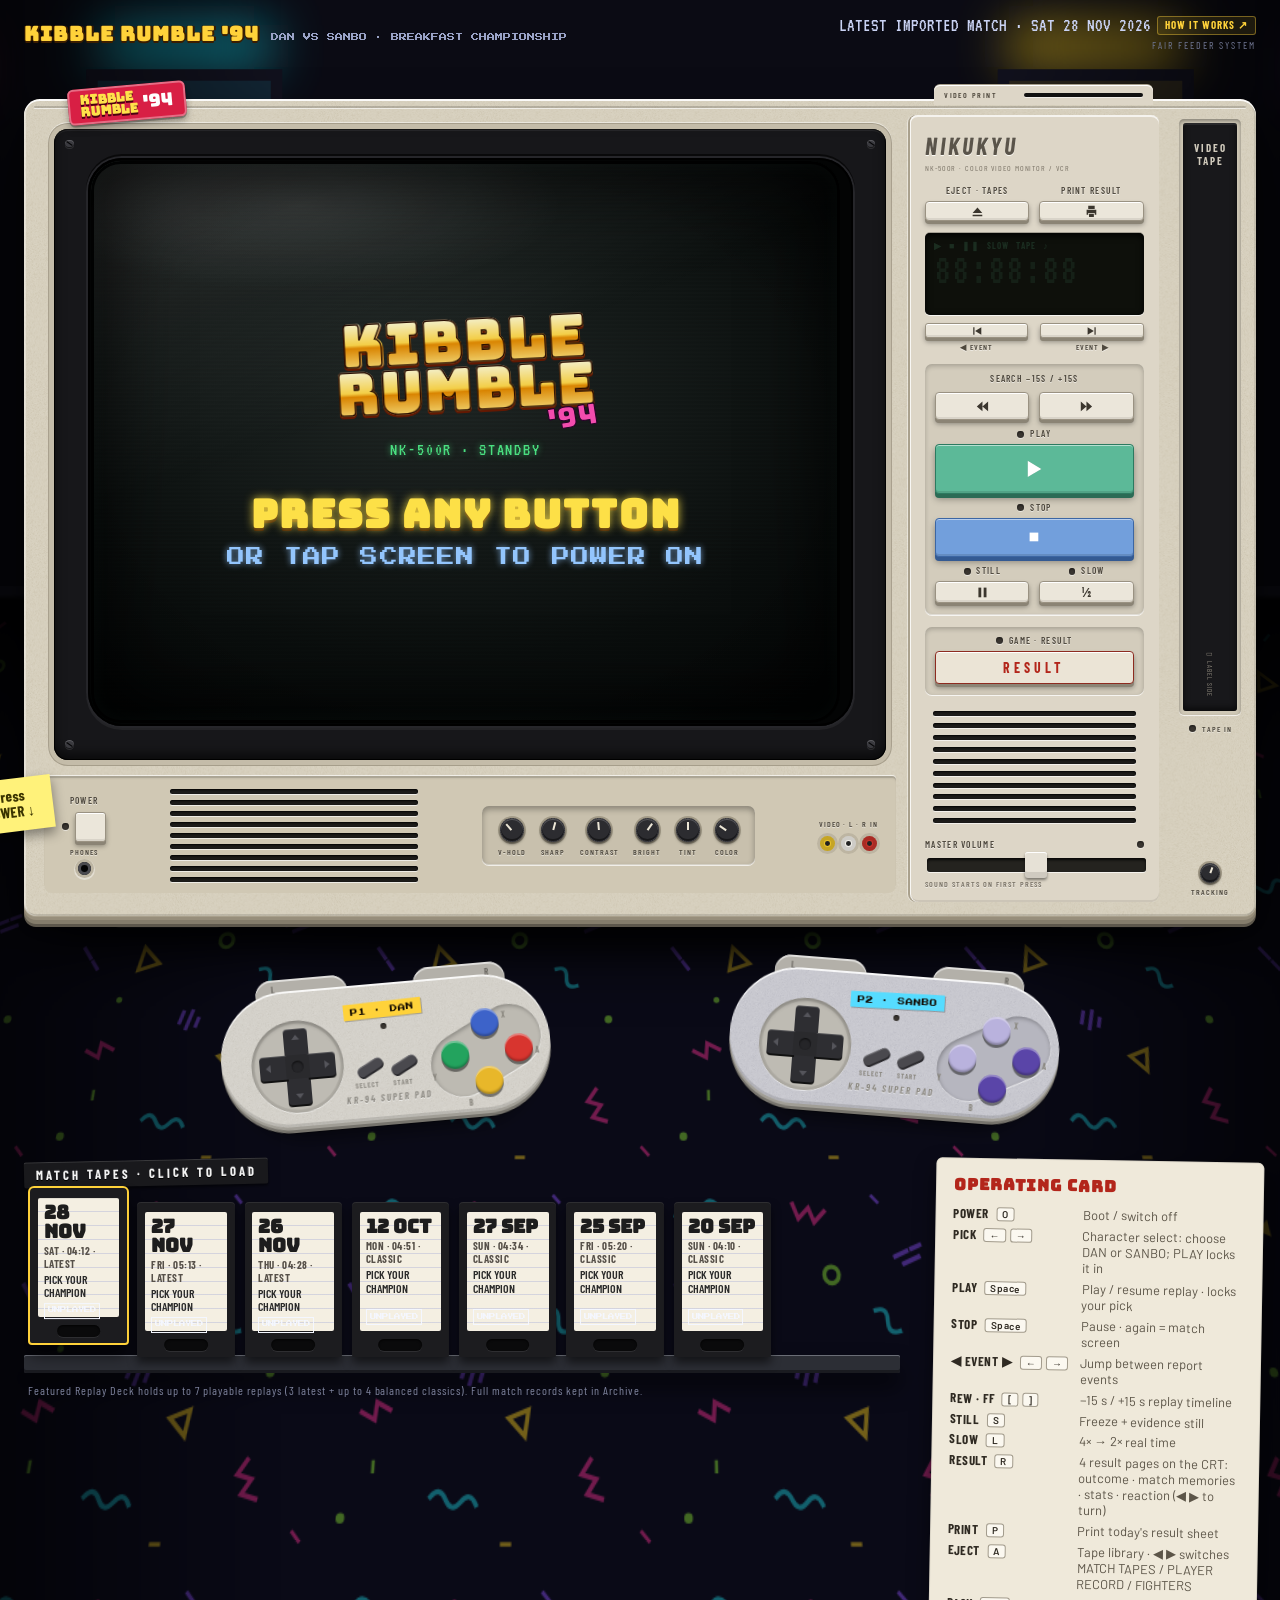
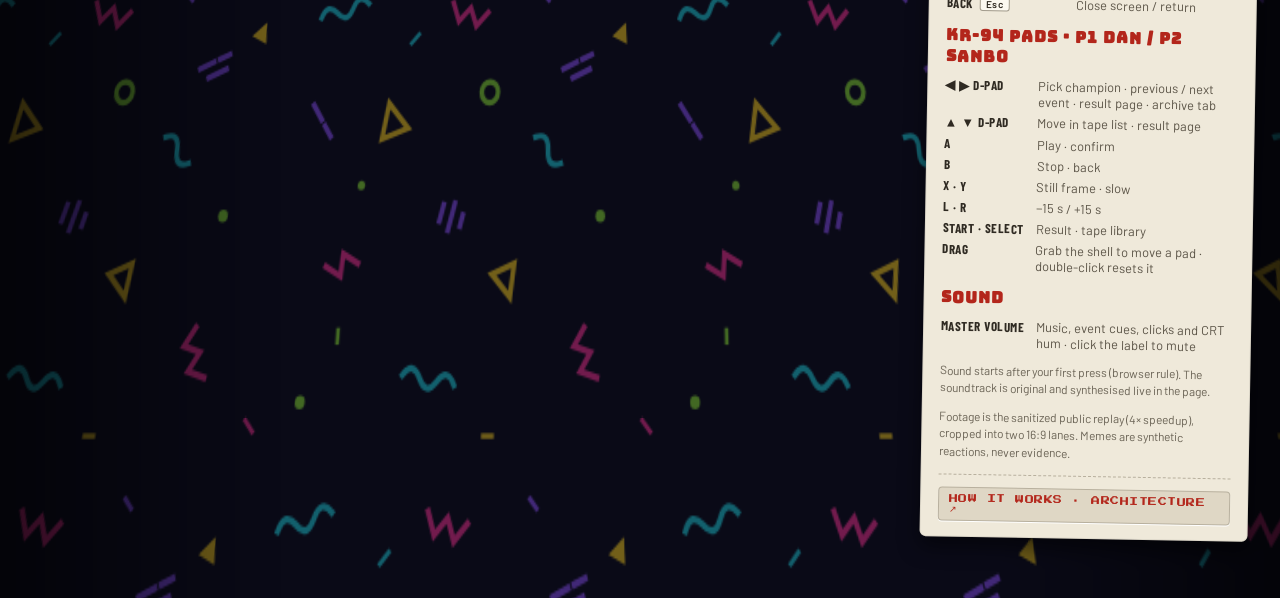
<file: index.html>
<!doctype html>
<html lang="en">
<head>
<meta charset="utf-8">
<meta name="viewport" content="width=device-width,initial-scale=1">
<title>KIBBLE RUMBLE '94 — Retro Cat Feeding Replay Game</title>
<meta name="description" content="KIBBLE RUMBLE '94 turns Dan and Sanbo's daily breakfast into a retro 1994 arcade championship powered by computer vision.">
<meta name="robots" content="index,follow">
<link rel="canonical" href="https://iknoest.github.io/kibble-rumble/">

<!-- Open Graph / Facebook -->
<meta property="og:type" content="website">
<meta property="og:url" content="https://iknoest.github.io/kibble-rumble/">
<meta property="og:title" content="KIBBLE RUMBLE '94 — Retro Cat Feeding Replay Game">
<meta property="og:description" content="KIBBLE RUMBLE '94 turns Dan and Sanbo's daily breakfast into a retro 1994 arcade championship powered by computer vision.">
<meta property="og:image" content="https://iknoest.github.io/kibble-rumble/assets/og-preview.png">

<!-- Twitter -->
<meta name="twitter:card" content="summary_large_image">
<meta name="twitter:url" content="https://iknoest.github.io/kibble-rumble/">
<meta name="twitter:title" content="KIBBLE RUMBLE '94 — Retro Cat Feeding Replay Game">
<meta name="twitter:description" content="KIBBLE RUMBLE '94 turns Dan and Sanbo's daily breakfast into a retro 1994 arcade championship powered by computer vision.">
<meta name="twitter:image" content="https://iknoest.github.io/kibble-rumble/assets/og-preview.png">
<link rel="preconnect" href="https://fonts.googleapis.com"><link rel="preconnect" href="https://fonts.gstatic.com" crossorigin>
<link href="https://fonts.googleapis.com/css2?family=Anton&family=Barlow:wght@400;500;600&family=Barlow+Condensed:wght@500;600;700&family=Bungee&family=Press+Start+2P&family=VT323&display=swap" rel="stylesheet">
<link rel="icon" href="data:,">
<link rel="stylesheet" href="machine.css">
</head>
<body>
<!-- The room the NK-500R stands in: original SVG carpet + dim cabinet row -->
<div class="room" aria-hidden="true"><div class="room-wall"></div><div class="room-floor"><div class="carpet"></div></div><div class="room-light"></div></div>
<div class="file-notice" id="file-notice" hidden><b>INTERACTIVE MEDIA REQUIRES HTTP/HTTPS SERVER</b>
  <span>Browsers require HTTP/HTTPS to load media and data. Run
  <code>python3 -m http.server 4417 --bind 127.0.0.1 --directory website/public-site</code>
  and open <code>http://localhost:4417/</code></span></div>

<header class="topline">
  <div class="topline-mark"><b>KIBBLE RUMBLE '94</b><span>DAN VS SANBO · BREAKFAST CHAMPIONSHIP</span></div>
  <div class="topline-right">
    <div class="row">
      <span id="topline-day">—</span>
      <a href="https://github.com/iknoest/kibble-rumble/blob/main/fair-feeder/architecture.md" class="topline-doc" target="_blank" rel="noopener">HOW IT WORKS ↗</a>
    </div>
    <span class="topline-sys">FAIR FEEDER SYSTEM</span>
  </div>
</header>

<main class="stage">
  <section class="machine" id="machine" data-state="off" aria-label="NK-500R match replay machine">
    <div class="sticker" aria-hidden="true"><b>KIBBLE<br>RUMBLE</b><i>'94</i></div>
    <div class="postit" id="postit" aria-hidden="true">press<br>POWER ↓</div>
    <div class="printer" aria-hidden="true">
      <div class="paper" id="paper"><div class="paper-inner" id="paper-inner"></div></div>
      <div class="printer-lip"><span>VIDEO PRINT</span><i></i></div>
    </div>

    <div class="m-body">
      <div class="m-left">
        <div class="m-housing">
          <div class="bezel">
            <span class="screw s1"></span><span class="screw s2"></span><span class="screw s3"></span><span class="screw s4"></span>
            <div class="tube">
              <div class="screen" id="screen" data-state="off">
                <div class="layer s-off" id="s-off" role="button" tabindex="0" aria-label="Power on KIBBLE RUMBLE '94">
                  <div class="off-prompt">
                    <div class="off-title">
                      <div class="kr-logo sm" aria-hidden="true"><b>KIBBLE</b><b>RUMBLE</b><i>'94</i></div>
                      <span class="off-sub">NK-500R · STANDBY</span>
                    </div>
                    <div class="off-cta">
                      <b class="off-blink">PRESS ANY BUTTON</b>
                      <span class="off-tap">OR TAP SCREEN TO POWER ON</span>
                    </div>
                  </div>
                </div>
                <div class="layer s-boot" id="s-boot">
                  <div class="boot-maker"><b>NIKUKYU</b><span>VIDEO SYSTEMS · NK-500R</span><em>SELF CHECK … OK</em></div>
                  <div class="boot-title"><div class="kr-logo"><b>KIBBLE</b><b>RUMBLE</b><i>'94</i></div><span>BREAKFAST CHAMPIONSHIP</span><em>© 1994 NIKUKYU SOFT · LICENSED TO DAN &amp; SANBO</em></div>
                  <div class="boot-today"><span>TODAY'S MATCH</span><b>DAN <i>VS</i> SANBO</b></div>
                </div>
                <div class="layer s-vs" id="s-vs"></div>
                <div class="layer s-replay" id="s-replay">
                  <div class="rp-col">
                    <div class="lane lane1"><canvas id="cv-tapo" width="720" height="405"></canvas><div class="lane-hud" id="hud1"></div></div>
                    <div class="telemetry"><canvas id="cv-bar" width="720" height="42"></canvas></div>
                    <div class="course" id="course"></div>
                    <div class="lane lane2"><canvas id="cv-logi" width="720" height="405"></canvas><div class="lane-hud" id="hud2"></div></div>
                  </div>
                  <div class="pillar pl-l pl-1" id="pl-l1"></div>
                  <div class="pillar pl-r pl-1" id="pl-r1"></div>
                  <div class="pillar pl-l pl-2" id="pl-l2"></div>
                  <div class="pillar pl-r pl-2" id="pl-r2"></div>
                  <div class="still-card" id="still-card"></div>
                  <div class="toast" id="toast"></div>
                </div>
                <div class="layer s-archive" id="s-archive"></div>
                <div class="layer s-nosignal" id="s-nosignal"><b>NO SIGNAL</b><span id="nosig-text">THIS TAPE HAS NO VIDEO</span><em>PRESS RESULT FOR THE REPORT · STOP TO RETURN</em></div>
                <div class="layer s-postmatch" id="s-postmatch"><div class="pm-box"><b>MATCH COMPLETE</b><span>PRESS ANY BUTTON</span><em>RESULT · PREDICTION VERDICT · REACTION</em></div></div>
                <div class="layer s-result" id="s-result"></div>
                <div class="osd" id="osd"></div>
                <div class="fx fx-scan"></div><div class="fx fx-noise"></div><div class="fx fx-vig"></div><div class="fx fx-glare"></div><div class="fx fx-curve"></div>
                <div class="crt-flash"></div>
              </div>
            </div>
          </div>
        </div>

        <div class="m-bottom">
          <div class="pw-cluster">
            <span class="silk">POWER</span>
            <div class="row"><span class="led" data-led="power"></span><button class="key key-power" data-key="power" aria-label="Power"></button></div>
            <span class="silk sm">PHONES</span><span class="jack"></span>
          </div>
          <div class="grille" aria-hidden="true"><i></i><i></i><i></i><i></i><i></i><i></i><i></i><i></i><i></i></div>
          <div class="knob-well" aria-hidden="true">
            <div class="kn"><span class="knob" style="--r:-40deg"></span><span class="silk sm">V-HOLD</span></div>
            <div class="kn"><span class="knob" style="--r:15deg"></span><span class="silk sm">SHARP</span></div>
            <div class="kn"><span class="knob" style="--r:-5deg"></span><span class="silk sm">CONTRAST</span></div>
            <div class="kn"><span class="knob" style="--r:35deg"></span><span class="silk sm">BRIGHT</span></div>
            <div class="kn"><span class="knob" style="--r:0deg"></span><span class="silk sm">TINT</span></div>
            <div class="kn"><span class="knob" style="--r:-55deg"></span><span class="silk sm">COLOR</span></div>
          </div>
          <div class="av-in" aria-hidden="true"><span class="silk sm">VIDEO · L · R  IN</span><div class="row"><i class="rca y"></i><i class="rca w"></i><i class="rca r"></i></div></div>
        </div>
      </div>

      <div class="m-panel">
        <div class="brand"><b>NIKUKYU</b><span>NK-500R · COLOR VIDEO MONITOR / VCR</span></div>
        <div class="kgroup two">
          <div class="kc"><span class="silk">EJECT · TAPES</span><button class="key key-s" data-key="archive" aria-label="Eject / archive">
            <svg viewBox="0 0 16 16"><path d="M8 3 L14 10 H2 Z M2 12 H14 V14 H2 Z"/></svg></button></div>
          <div class="kc"><span class="silk">PRINT RESULT</span><button class="key key-s" data-key="print" aria-label="Print result">
            <svg viewBox="0 0 16 16"><path d="M4 1 H12 V5 H4 Z M2 6 H14 V12 H12 V10 H4 V12 H2 Z M5 11 H11 V15 H5 Z"/></svg></button></div>
        </div>
        <div class="lcd" id="lcd" aria-live="polite">
          <div class="lcd-icons"><i data-ic="play">▶</i><i data-ic="stop">■</i><i data-ic="still">❚❚</i><i data-ic="slow">SLOW</i><i data-ic="tape">TAPE</i><i data-ic="snd" title="Sound output">♪</i></div>
          <div class="lcd-main"><span class="ghost">88:88:88</span><span id="lcd-clock">--:--:--</span></div>
          <div class="lcd-sub" id="lcd-sub">&nbsp;</div>
        </div>
        <div class="kgroup two tight">
          <div class="kc"><button class="key key-xs" data-key="prev" aria-label="Previous event"><svg viewBox="0 0 16 16"><path d="M2 2 H4 V14 H2 Z M15 2 L5 8 L15 14 Z"/></svg></button><span class="silk sm">◀ EVENT</span></div>
          <div class="kc"><button class="key key-xs" data-key="next" aria-label="Next event"><svg viewBox="0 0 16 16"><path d="M12 2 H14 V14 H12 Z M1 2 L11 8 L1 14 Z"/></svg></button><span class="silk sm">EVENT ▶</span></div>
        </div>
        <div class="well">
          <span class="silk">SEARCH −15s / +15s</span>
          <div class="kgroup two">
            <button class="key key-m" data-key="rew" aria-label="Rewind 15 seconds"><svg viewBox="0 0 16 16"><path d="M8 2 L1 8 L8 14 Z M15 2 L8 8 L15 14 Z"/></svg></button>
            <button class="key key-m" data-key="ff" aria-label="Fast forward 15 seconds"><svg viewBox="0 0 16 16"><path d="M1 2 L8 8 L1 14 Z M8 2 L15 8 L8 14 Z"/></svg></button>
          </div>
          <div class="kc wide"><div class="row lab"><span class="led" data-led="play"></span><span class="silk">PLAY</span></div>
            <button class="key key-play" data-key="play" aria-label="Play"><svg viewBox="0 0 16 16"><path d="M3 1.5 L14 8 L3 14.5 Z"/></svg></button></div>
          <div class="kc wide"><div class="row lab"><span class="led" data-led="stop"></span><span class="silk">STOP</span></div>
            <button class="key key-stop" data-key="stop" aria-label="Stop"><svg viewBox="0 0 16 16"><rect x="3" y="3" width="10" height="10"/></svg></button></div>
          <div class="kgroup two">
            <div class="kc"><div class="row lab"><span class="led" data-led="still"></span><span class="silk">STILL</span></div><button class="key key-m short" data-key="still" aria-label="Still frame"><svg viewBox="0 0 16 16"><rect x="3" y="2" width="3.5" height="12"/><rect x="9.5" y="2" width="3.5" height="12"/></svg></button></div>
            <div class="kc"><div class="row lab"><span class="led" data-led="slow"></span><span class="silk">SLOW</span></div><button class="key key-m short" data-key="slow" aria-label="Slow replay"><span class="cap-txt">½</span></button></div>
          </div>
        </div>
        <div class="kc wide game">
          <div class="row lab"><span class="led" data-led="result"></span><span class="silk">GAME · RESULT</span></div>
          <button class="key key-result" data-key="result" aria-label="Result screen"><span class="cap-txt">RESULT</span></button>
        </div>
        <div class="pgrille" aria-hidden="true"><i></i><i></i><i></i><i></i><i></i><i></i><i></i><i></i><i></i><i></i></div>
        <div class="vol">
          <div class="row vol-head"><button class="vol-label" id="vol-label" type="button" aria-label="Mute or unmute all sound">MASTER VOLUME</button><span class="led" data-led="snd" id="snd-led"></span></div>
          <input type="range" min="0" max="100" value="50" id="vol" aria-label="Master volume">
          <span class="silk sm snd-note" id="snd-note">SOUND STARTS ON FIRST PRESS</span>
        </div>
      </div>

      <div class="m-bay">
        <div class="tape-door" id="tape-door">
          <div class="door-flap"><span class="door-logo">VIDEO<br>TAPE</span><span class="door-label-side">▭ LABEL SIDE</span></div>
          <div class="cassette" id="cassette"><span id="cassette-label">—</span></div>
        </div>
        <div class="row lab"><span class="led" data-led="tape"></span><span class="silk sm">TAPE IN</span></div>
        <div class="trk"><span class="knob sm" style="--r:20deg"></span><span class="silk sm">TRACKING</span></div>
      </div>
    </div>
    <div class="m-feet"><i></i><i></i></div>
  </section>

  <div class="pad-bay" id="pad-bay" aria-hidden="true"></div>
  <div class="pads" id="pads" aria-label="KR-94 controllers: P1 Dan, P2 Sanbo"></div>

  <section class="desk">
    <div class="shelf-wrap">
      <div class="dymo">MATCH TAPES · CLICK TO LOAD</div>
      <div class="shelf" id="shelf"></div>
      <div class="shelf-board"></div>
      <p class="shelf-note">Featured Replay Deck holds up to 7 playable replays (3 latest + up to 4 balanced classics). Full match records kept in Archive.</p>
    </div>
    <aside class="op-card" aria-label="Operating card">
      <h2>OPERATING CARD</h2>
      <dl>
        <dt>POWER <kbd>O</kbd></dt><dd>Boot / switch off</dd>
        <dt>PICK <kbd>←</kbd><kbd>→</kbd></dt><dd>Character select: choose DAN or SANBO; PLAY locks it in</dd>
        <dt>PLAY <kbd>Space</kbd></dt><dd>Play / resume replay · locks your pick</dd>
        <dt>STOP <kbd>Space</kbd></dt><dd>Pause · again = match screen</dd>
        <dt>◀ EVENT ▶ <kbd>←</kbd><kbd>→</kbd></dt><dd>Jump between report events</dd>
        <dt>REW · FF <kbd>[</kbd><kbd>]</kbd></dt><dd>−15 s / +15 s replay timeline</dd>
        <dt>STILL <kbd>S</kbd></dt><dd>Freeze + evidence still</dd>
        <dt>SLOW <kbd>L</kbd></dt><dd>4× → 2× real time</dd>
        <dt>RESULT <kbd>R</kbd></dt><dd>4 result pages on the CRT: outcome · match memories · stats · reaction (◀ ▶ to turn)</dd>
        <dt>PRINT <kbd>P</kbd></dt><dd>Print today's result sheet</dd>
        <dt>EJECT <kbd>A</kbd></dt><dd>Tape library · ◀ ▶ switches MATCH TAPES / PLAYER RECORD / FIGHTERS</dd>
        <dt>BACK <kbd>Esc</kbd></dt><dd>Close screen / return</dd>
      </dl>
      <h2 class="h2b">KR-94 PADS · P1 DAN / P2 SANBO</h2>
      <dl>
        <dt>◀ ▶ D-PAD</dt><dd>Pick champion · previous / next event · result page · archive tab</dd>
        <dt>▲ ▼ D-PAD</dt><dd>Move in tape list · result page</dd>
        <dt>A</dt><dd>Play · confirm</dd>
        <dt>B</dt><dd>Stop · back</dd>
        <dt>X · Y</dt><dd>Still frame · slow</dd>
        <dt>L · R</dt><dd>−15 s / +15 s</dd>
        <dt>START · SELECT</dt><dd>Result · tape library</dd>
        <dt>DRAG</dt><dd>Grab the shell to move a pad · double-click resets it</dd>
      </dl>
      <h2 class="h2b">SOUND</h2>
      <dl>
        <dt>MASTER VOLUME</dt><dd>Music, event cues, clicks and CRT hum · click the label to mute</dd>
      </dl>
      <p>Sound starts after your first press (browser rule). The soundtrack is original and synthesised live in the page.</p>
      <p>Footage is the sanitized public replay (4× speedup), cropped into two 16:9 lanes. Memes are synthetic reactions, never evidence.</p>
      <div class="op-doc">
        <a href="https://github.com/iknoest/kibble-rumble/blob/main/fair-feeder/architecture.md" class="op-doc-link" target="_blank" rel="noopener">HOW IT WORKS · ARCHITECTURE ↗</a>
      </div>
    </aside>
  </section>
</main>

<div class="print-sheet" id="print-sheet" aria-hidden="true"></div>
<video id="src-video" muted playsinline preload="auto"></video>

<script src="machine-data.js"></script>
<script src="machine-audio.js"></script>
<script src="machine.js"></script>
<script src="machine-pads.js"></script>
</body>
</html>
</file>
<file: machine.css>
/* KIBBLE RUMBLE '94 · NK-500R replay machine — review prototype styles */
:root{
  --plastic:#d6cfbd; --plastic-hi:#ece7da; --plastic-lo:#bcb39f; --plastic-dk:#9d9481; --plastic-edge:#7f7766;
  --panel:#ddd7c8; --ink:#4f493e; --ink-soft:#7a7366;
  --bezel:#161618; --glass:#0a0d0c;
  --p1:#ffd23a; --p2:#56dcff;
  --red:#ff3b30; --amber:#ffb21e; --green:#3dff7a; --blue:#4d8dff; --white:#f4f7ff;
  --room1:#17181e; --room2:#0e0f13;
  --mono:'VT323',monospace; --pix:'Press Start 2P',monospace; --disp:'Bungee',sans-serif; --silk:'Barlow Condensed',sans-serif;
}
*{box-sizing:border-box}
html,body{margin:0;min-height:100%}
body{background:#0b0b14;
  color:#e8e9ef;font-family:'Barlow',sans-serif;overflow-x:hidden;-webkit-font-smoothing:antialiased}
button{font:inherit;color:inherit}
.row{display:flex;align-items:center;gap:6px}
.silk{font-family:var(--silk);font-weight:600;font-size:9.5px;letter-spacing:1.3px;color:var(--ink);text-transform:uppercase;
  text-shadow:0 1px 0 rgba(255,255,255,.55);white-space:nowrap;line-height:1.05;user-select:none}
.silk.sm{font-size:8px;letter-spacing:1px}

/* ------------------------------------------------------------- top line */
.topline{display:flex;justify-content:space-between;align-items:center;gap:16px;max-width:1240px;margin:0 auto;padding:16px 4px 10px}
.topline-mark{display:flex;align-items:baseline;gap:12px}
.topline-mark b{font-family:var(--disp);font-size:20px;color:var(--p1);text-shadow:0 2px 0 #3b1d00,2px 0 0 #3b1d00,-1px 0 0 #3b1d00;letter-spacing:1px}
.topline-mark span{font-family:var(--pix);font-size:8px;color:#9aa3c7}
.topline-right{display:flex;flex-direction:column;align-items:flex-end;gap:4px;font-family:var(--mono);font-size:19px;color:#c9d2f3}
.topline-sys{font-family:var(--silk);font-size:10px;letter-spacing:2px;color:#6e7490}
.topline-doc{display:inline-block;font-family:var(--silk);font-size:11px;font-weight:700;letter-spacing:1px;color:var(--p1);text-decoration:none;padding:2px 7px;border:1px solid rgba(255,210,58,.4);border-radius:3px;background:rgba(255,210,58,.1);transition:all .15s ease;line-height:1.1}
.topline-doc:hover{color:#fff;border-color:var(--p1);background:rgba(255,210,58,.25);box-shadow:0 0 8px rgba(255,210,58,.5)}
.stage{display:flex;flex-direction:column;align-items:center;gap:26px;padding:8px 24px 60px}

/* ------------------------------------------------------------- machine shell */
.machine{position:relative;width:1240px;flex:none;margin-top:30px}
.m-body{position:relative;display:flex;align-items:stretch;padding:16px 16px 14px;border-radius:16px 16px 12px 12px;
  background:
    url(assets/noise.png) 0 0/160px 160px,
    var(--plastic);
  background-blend-mode:soft-light;
  box-shadow:
    inset 0 2px 0 rgba(255,255,255,.9), inset 0 -2px 0 rgba(0,0,0,.12), inset 2px 0 0 rgba(255,255,255,.35), inset -2px 0 0 rgba(0,0,0,.08),
    0 1px 0 #a9a08c, 0 4px 0 #978e7b, 0 8px 0 #847c6b, 0 11px 0 #5d574c,
    0 40px 60px rgba(0,0,0,.65), 0 14px 20px rgba(0,0,0,.4)}
/* top shell parting line */
.m-body::before{content:"";position:absolute;left:10px;right:10px;top:7px;height:2px;border-radius:2px;
  background:rgba(0,0,0,.16);box-shadow:0 1px 0 rgba(255,255,255,.6)}
.m-left{display:flex;flex-direction:column;width:868px;flex:none}
.m-housing{padding:14px 16px 16px 14px}
.bezel{position:relative;padding:30px 34px 34px;border-radius:14px;
  background:#17171a;
  box-shadow:0 0 0 5px #c4bca9,0 0 0 6px #a69e8b,0 -1px 0 6px rgba(255,255,255,.5),
    inset 0 2px 1px rgba(255,255,255,.08),inset 0 -6px 12px rgba(0,0,0,.6),inset 0 0 0 1px #000}
.screw{position:absolute;width:9px;height:9px;border-radius:50%;background:#3a3a3f;box-shadow:inset 0 1px 0 rgba(255,255,255,.18),inset 0 -1px 0 rgba(0,0,0,.6),0 1px 0 rgba(255,255,255,.1)}
.screw::after{content:"";position:absolute;left:1px;right:1px;top:4px;height:1px;background:#050506;transform:rotate(35deg)}
.s1{left:11px;top:11px}.s2{right:11px;top:11px}.s3{left:11px;bottom:11px}.s4{right:11px;bottom:11px}
.tube{position:relative;border-radius:34px;padding:3px;background:#030404;
  box-shadow:inset 0 0 0 2px #000,0 0 0 2px #26262a,0 -2px 0 2px rgba(0,0,0,.6),0 2px 0 2px rgba(255,255,255,.05)}

/* ------------------------------------------------------------- screen */
.screen{position:relative;width:754px;aspect-ratio:4/3;border-radius:30px;overflow:hidden;background:var(--glass);container-type:size;container-name:screen;
  transition:filter .2s}
.screen[data-state="off"]{background:radial-gradient(ellipse 80% 70% at 45% 40%,#202725 0%,#0b0f0e 70%,#050707 100%);cursor:pointer}
.layer{position:absolute;inset:0;display:none}
.fx{position:absolute;inset:0;pointer-events:none;border-radius:30px}
.fx-scan{background:url(assets/scanlines.png) 0 0/4px 4px repeat;opacity:.28}
.fx-noise{background:url(assets/noise.png) 0 0/160px 160px;opacity:.10;mix-blend-mode:screen}
.fx-vig{background:radial-gradient(ellipse 78% 78% at 50% 50%,rgba(0,0,0,0) 60%,rgba(0,0,0,.62) 100%)}
.fx-glare{background:linear-gradient(158deg,rgba(255,255,255,.14) 0%,rgba(255,255,255,.04) 24%,rgba(255,255,255,0) 42%),
  radial-gradient(ellipse 50% 22% at 28% 8%,rgba(255,255,255,.10),rgba(255,255,255,0) 70%)}
.fx-curve{box-shadow:inset 0 0 80px 14px rgba(0,0,0,.72),inset 0 0 0 3px rgba(0,0,0,.9),inset 0 0 18px 3px rgba(140,255,220,.06)}
.screen[data-state="off"] .fx-scan{opacity:.12}
.screen[data-state="off"] .fx-noise{opacity:0}
.crt-flash{position:absolute;inset:0;background:#fff;opacity:0;pointer-events:none}
.screen.crt-on .crt-flash{animation:crtOn .55s ease-out}
.screen.crt-off .crt-flash{animation:crtOff .45s ease-in forwards}
@keyframes crtOn{0%{opacity:1;clip-path:inset(49.6% 0 49.6% 0)}35%{opacity:.9;clip-path:inset(30% 0 30% 0)}100%{opacity:0;clip-path:inset(0 0 0 0)}}
@keyframes crtOff{0%{opacity:0;clip-path:inset(0)}30%{opacity:.95;clip-path:inset(49% 0 49% 0)}70%{opacity:.9;clip-path:inset(49.7% 45% 49.7% 45%)}100%{opacity:0;clip-path:inset(50% 50% 50% 50%)}}
.screen.glitch{animation:glitch .22s steps(3)}
@keyframes glitch{0%{filter:none;transform:none}33%{filter:contrast(1.4) brightness(1.3);transform:translateX(-3px) skewX(-1deg)}66%{filter:hue-rotate(20deg);transform:translateX(2px)}100%{filter:none;transform:none}}

.screen[data-state="off"] .s-off{display:flex}
.s-off{position:absolute;inset:0;display:none;flex-direction:column;align-items:center;justify-content:center;text-align:center;user-select:none;-webkit-user-select:none;cursor:pointer;z-index:2;outline:none}
.s-off:focus-visible{outline:2px dashed #facc15;outline-offset:-6px}
.off-prompt{display:flex;flex-direction:column;align-items:center;gap:3.2cqh;pointer-events:none}
.off-title{display:flex;flex-direction:column;align-items:center;gap:1.2cqh}
.kr-logo.sm{transform:rotate(-3deg);opacity:.95}
.kr-logo.sm b{font-size:7.5cqw!important;letter-spacing:.25cqw;-webkit-text-stroke:.2cqw #2a0d00;filter:drop-shadow(0 .4cqw 0 #6a1800)}
.kr-logo.sm i{font-size:3.8cqw!important;margin-top:-.6cqw;-webkit-text-stroke:.15cqw #2a002a}
.off-sub{font-family:var(--mono);font-size:2.4cqw;letter-spacing:.25cqw;color:#4ade80;text-shadow:0 0 6px rgba(74,222,128,.65)}
.off-cta{display:flex;flex-direction:column;align-items:center;gap:1.4cqh;margin-top:2cqh}
.off-blink{font-family:var(--disp);font-size:5.2cqw;letter-spacing:.25cqw;color:#fde047;text-shadow:0 0 10px rgba(253,224,71,.85),0 .4cqw 0 #3b1500;animation:offBlink 1.4s steps(2,start) infinite}
.off-tap{font-family:var(--pix);font-size:2.4cqw;letter-spacing:.15cqw;color:#93c5fd;text-shadow:0 0 6px rgba(147,197,253,.75)}
@keyframes offBlink{0%,100%{opacity:1}50%{opacity:.15}}

.screen[data-state="boot"] .s-boot,.screen[data-state="ready"] .s-vs,
.screen[data-state="replay"] .s-replay,.screen[data-state="paused"] .s-replay,.screen[data-state="still"] .s-replay,
.screen[data-state="archive"] .s-archive,.screen[data-state="nosignal"] .s-nosignal,.screen[data-state="result"] .s-resultcard{display:block}

/* boot */
.s-boot{background:#000}
.s-boot>div{position:absolute;inset:0;display:none;flex-direction:column;align-items:center;justify-content:center;gap:2.2cqh;text-align:center}
.s-boot[data-step="maker"] .boot-maker,.s-boot[data-step="title"] .boot-title,.s-boot[data-step="today"] .boot-today{display:flex}
.boot-maker{background:radial-gradient(ellipse at center,#0c1d6a,#020628 70%)}
.boot-maker b{font-family:'Barlow Condensed';font-weight:700;font-style:italic;font-size:11cqw;letter-spacing:.6cqw;color:#e9eefc;text-shadow:0 0 18px rgba(140,170,255,.6)}
.boot-maker span{font-family:var(--silk);font-size:2.6cqw;letter-spacing:.8cqw;color:#9fb2f5}
.boot-maker em{font-family:var(--mono);font-style:normal;font-size:3.4cqw;color:#3dff7a;margin-top:2cqh}
.boot-title{background:radial-gradient(ellipse at 50% 40%,#3a0a6b 0%,#0c0420 70%)}
.boot-title span{font-family:var(--pix);font-size:2.1cqw;color:#9fe8ff}
.boot-title em{font-family:var(--pix);font-style:normal;font-size:1.3cqw;color:#8d86b8;margin-top:3cqh}
.boot-today{background:linear-gradient(105deg,#d8102e 0 50%,#1a2bd0 50% 100%)}
.boot-today span{font-family:var(--pix);font-size:2.6cqw;color:#fff}
.boot-today b{font-family:var(--disp);font-size:9cqw;color:#fff;text-shadow:0 .7cqw 0 #170c33,.6cqw 0 0 #170c33,-.6cqw 0 0 #170c33}
.boot-today i{font-style:normal;color:var(--p1)}

/* KIBBLE RUMBLE wordmark */
.kr-logo{display:flex;flex-direction:column;align-items:center;line-height:.86;transform:rotate(-4deg)}
.kr-logo b{font-family:var(--disp);font-size:12cqw;letter-spacing:.3cqw;
  background:linear-gradient(180deg,#fffbd6 0%,#ffd84a 45%,#e48a00 52%,#ffe680 100%);-webkit-background-clip:text;background-clip:text;color:transparent;
  -webkit-text-stroke:.35cqw #2a0d00;filter:drop-shadow(0 .8cqw 0 #6a1800)}
.kr-logo i{font-style:normal;font-family:var(--disp);font-size:6cqw;color:#ff4fb6;-webkit-text-stroke:.25cqw #2a002a;margin-top:-1cqw;align-self:flex-end;transform:rotate(-6deg)}

/* OSD (VCR on-screen display) */
.osd{position:absolute;left:50%;top:4.5%;transform:translateX(-50%);white-space:nowrap;font-family:var(--mono);font-size:4.6cqw;color:#fff;letter-spacing:.3cqw;
  text-shadow:2px 2px 0 #000,0 0 6px rgba(255,255,255,.4);pointer-events:none;z-index:6;opacity:0;transition:opacity .15s}
.osd.show{opacity:1}
.osd.blue{color:#cfe0ff}

/* ------------------------------------------------------------- VS screen */
.s-vs{background:linear-gradient(105deg,#ff6a1f 0%,#e3102d 30%,#6d0018 50%,#1828c9 50%,#2f7bff 72%,#0b1060 100%);overflow:hidden}
.vs-burst{position:absolute;inset:-20%;background:repeating-conic-gradient(from 0deg at 50% 46%,rgba(255,255,255,.10) 0 2deg,rgba(255,255,255,0) 2deg 7deg)}
.vs-seam{position:absolute;left:49%;top:-10%;width:2.4%;height:120%;background:#fff3b8;transform:rotate(12deg);box-shadow:0 0 30px 8px rgba(255,243,184,.4)}
.vs-cat{position:absolute;bottom:15%;height:80%;object-fit:contain;filter:drop-shadow(0 0 1.4cqw rgba(0,0,0,.5))}
.vs-cat.dan{left:-1%}
.vs-cat.sanbo{right:-1%;height:75%;bottom:17%}
.vs-bars{position:absolute;left:4%;right:4%;top:4%;display:flex;align-items:center;gap:1.4cqw}
.vs-bar{flex:1;display:flex;flex-direction:column;gap:.6cqh}
.vs-bar .lab{display:flex;justify-content:space-between;font-family:var(--pix);font-size:1.5cqw;text-shadow:2px 2px 0 #000}
.vs-bar .track{height:3.4cqh;border:.35cqw solid #fff;background:#120a24;transform:skewX(-18deg);display:flex;overflow:hidden}
.vs-bar.r .track{transform:skewX(18deg);justify-content:flex-start}
.vs-bar.l .track{justify-content:flex-end}
.vs-bar .fill{height:100%;background:linear-gradient(180deg,#fff6a6,#ffd21f 50%,#ff9d00)}
.vs-bar.r .fill{background:linear-gradient(180deg,#c8f6ff,#56dcff 50%,#1f8fd6)}
.vs-timer{display:flex;flex-direction:column;align-items:center;padding:.6cqh 1.4cqw;border:.35cqw solid #fff;background:#0b0b22;border-radius:.6cqw}
.vs-timer span{font-family:var(--pix);font-size:1.1cqw;color:#9fb4ff}
.vs-timer b{font-family:var(--disp);font-size:3.8cqw;line-height:1}
.vs-split-cap{position:absolute;left:50%;top:15.5%;transform:translateX(-50%);font-family:var(--pix);font-size:1.15cqw;background:rgba(4,6,26,.85);padding:.5cqh 1cqw;white-space:nowrap}
.vs-mark{position:absolute;left:50%;top:22%;transform:translate(-50%,0) rotate(-8deg);font-family:var(--disp);font-size:17cqw;line-height:1;
  background:linear-gradient(180deg,#fffbe2 0%,#ffd64a 46%,#e48a00 52%,#ffe680 100%);-webkit-background-clip:text;background-clip:text;color:transparent;
  -webkit-text-stroke:.5cqw #160700;filter:drop-shadow(0 1cqw 0 #3b0d00) drop-shadow(0 0 2cqw rgba(255,200,60,.35))}
.vs-name{position:absolute;bottom:17%;display:flex;flex-direction:column;gap:.6cqh}
.vs-name.l{left:3.5%;align-items:flex-start}.vs-name.r{right:3.5%;align-items:flex-end}
.vs-name .tag{font-family:var(--pix);font-size:1.4cqw;color:#120a00;padding:.7cqh .9cqw;box-shadow:.4cqw .4cqw 0 #170c33}
.vs-name .home{font-family:var(--pix);font-size:.95cqw;color:#fff;text-shadow:2px 2px 0 #000;white-space:nowrap}
.vs-name b{font-family:var(--disp);font-size:8cqw;line-height:.95;color:#fff;
  text-shadow:0 .8cqw 0 #170c33,.6cqw 0 0 #170c33,-.6cqw 0 0 #170c33,0 -.6cqw 0 #170c33,.45cqw .45cqw 0 #170c33,-.45cqw .45cqw 0 #170c33}
.vs-mid{position:absolute;left:25%;width:39%;bottom:16.5%;display:flex;flex-direction:column;align-items:center;gap:.7cqh;
  padding:1.1cqh 1.2cqw 1.2cqh;background:rgba(4,6,22,.86);border:.3cqw solid rgba(255,255,255,.6);box-shadow:.5cqw .5cqw 0 rgba(0,0,0,.45)}
.vs-mid .t{font-family:var(--pix);font-size:1.25cqw;white-space:nowrap}
.vs-mid .d{font-family:var(--mono);font-size:2.6cqw;color:#dbe6ff;line-height:1;text-align:center}
.verdict{display:flex;flex-direction:column;align-items:center;gap:.5cqh;padding:.8cqh 1.6cqw;border:.35cqw solid currentColor;border-radius:.3cqw;background:rgba(20,8,0,.6)}
.verdict b{font-family:var(--disp);font-size:2.9cqw;line-height:1;text-shadow:0 0 1.6cqw currentColor}
.verdict span{font-family:var(--pix);font-size:.92cqw;color:#ffe7b0;white-space:nowrap}
.tone-amber{color:var(--amber)}.tone-green{color:var(--green)}.tone-white{color:var(--white)}.tone-red{color:var(--red)}.tone-blue{color:var(--blue)}
.vs-chips{position:absolute;left:0;right:0;bottom:0;height:15%;display:flex;flex-wrap:wrap;align-content:center;justify-content:center;gap:.8cqh 1cqw;padding:0 2cqw;
  background:linear-gradient(180deg,rgba(3,4,14,.88),rgba(3,4,14,.97));border-top:.3cqw solid rgba(255,255,255,.18)}
.chip{display:flex;align-items:center;gap:.7cqw;padding:.5cqh 1cqw;border:.3cqw solid currentColor;font-family:var(--mono);font-size:2.25cqw;line-height:1;white-space:nowrap;background:rgba(0,0,0,.35);
  box-shadow:0 0 1.2cqw color-mix(in srgb,currentColor 35%,transparent)}
.press{font-family:var(--pix);font-size:1.3cqw;margin-top:.4cqh;color:#fff;text-shadow:2px 2px 0 #000;animation:blink 1s steps(2) infinite;white-space:nowrap}
@keyframes blink{50%{opacity:0}}

/* ------------------------------------------------------------- replay */
.s-replay{background:#000}
.rp-col{position:absolute;left:50%;top:50%;transform:translate(-50%,-50%);display:flex;flex-direction:column;align-items:stretch;
  --lw:min(100cqw - 8px,(100cqh - 52px) / 1.1834);width:var(--lw)}
.lane{position:relative;aspect-ratio:16/9;overflow:hidden;background:#000;
  box-shadow:-1.5px 0 0 rgba(255,50,80,.5),1.5px 0 0 rgba(40,210,255,.5),0 0 16px rgba(150,200,255,.14)}
.lane canvas{display:block;width:100%;height:100%}
.telemetry{aspect-ratio:720/42;overflow:hidden;opacity:.92}
.telemetry canvas{display:block;width:100%;height:100%}
.course{position:relative;height:30px;cursor:pointer}
.course .trk{position:absolute;left:0;right:0;top:12px;height:6px;border-radius:3px;background:#20243a}
.course .done{position:absolute;left:0;top:12px;height:6px;border-radius:3px;background:rgba(255,255,255,.85)}
.course .gap{position:absolute;top:12px;height:6px;background:repeating-linear-gradient(45deg,#ffb21e 0 3px,#3a2600 3px 6px)}
.course .pip{position:absolute;top:6px;width:6px;height:18px;margin-left:-3px;border:0;padding:0;cursor:pointer;border-radius:1px}
.course .pip:hover,.course .pip:focus-visible{outline:2px solid #fff;outline-offset:1px}
.course .head{position:absolute;top:0;width:0;height:0;margin-left:-7px;border:7px solid transparent;border-top:10px solid #fff;pointer-events:none}
.pillar{position:absolute;display:flex;flex-direction:column;align-items:center;justify-content:center;gap:1.1cqh;text-align:center;
  width:calc((100cqw - min(100cqw - 8px,(100cqh - 52px) / 1.1834)) / 2);height:calc(min(100cqw - 8px,(100cqh - 52px) / 1.1834) * .5625)}
.pl-l{left:0}.pl-r{right:0}
.pl-1{top:calc(50% - min(100cqw - 8px,(100cqh - 52px) / 1.1834) * .5917 - 15px)}
.pl-2{bottom:calc(50% - min(100cqw - 8px,(100cqh - 52px) / 1.1834) * .5917 - 15px)}
#src-video{position:fixed;left:-10px;top:-10px;width:4px;height:4px;opacity:0;pointer-events:none}
.posnum{font-family:var(--disp);font-size:7.4cqw;line-height:1;text-shadow:3px 3px 0 #1b0f00,-2px -2px 0 #1b0f00,2px -2px 0 #1b0f00,-2px 2px 0 #1b0f00}
.hud{font-family:var(--pix);font-size:1.25cqw;line-height:1.5;color:#fff;text-shadow:-1px 0 rgba(255,40,90,.6),1px 0 rgba(40,220,255,.6)}
.hud.dim{color:#8f9bc7}
.big-clock{font-family:var(--mono);font-size:4.4cqw;line-height:1;color:#fff;text-shadow:-1px 0 rgba(255,40,90,.6),1px 0 rgba(40,220,255,.6),0 0 8px rgba(255,255,255,.4)}
.pl-name{font-family:var(--disp);font-size:2.9cqw;line-height:1}
.pl-ev{font-family:var(--mono);font-size:2.2cqw;line-height:1.05;color:#dfe5ff;max-width:92%}
.lane-hud{position:absolute;inset:0;pointer-events:none}
.lanetag{position:absolute;right:6px;top:6px;font-family:var(--pix);font-size:1.15cqw;padding:.6cqh .8cqw;border:2px solid currentColor;background:rgba(5,6,16,.78);white-space:nowrap}
.lanetag small{display:block;font-size:.95cqw;color:#cfd6f5;margin-top:.4cqh}
.ribbon{position:absolute;left:8px;bottom:8px;display:flex;align-items:center;gap:.8cqw;padding:.8cqh 1.2cqw;font-family:var(--pix);font-size:1.2cqw;line-height:1;color:#fff;border-radius:2px;white-space:nowrap;animation:ribIn .25s steps(3)}
@keyframes ribIn{from{transform:translateX(-30%);opacity:0}}
.rb-red{background:#e8132f;box-shadow:0 0 14px rgba(255,40,60,.5)}.rb-green{background:#11a84a}.rb-blue{background:#2f63d6}.rb-amber{background:#d98a00;color:#1a0e00}.rb-white{background:#e9edf7;color:#111}.rb-p1{background:#d9a800;color:#140a00}.rb-p2{background:#1aa3cf;color:#00141a}
.lanekib{display:none}
.toast{position:absolute;left:50%;top:44%;transform:translate(-50%,-50%) rotate(-3deg);display:none;flex-direction:column;align-items:center;gap:1cqh;padding:1.6cqh 3cqw 1.8cqh;
  border:.4cqw solid #ffe14a;background:linear-gradient(90deg,#e8132f,#a3001a);box-shadow:.6cqw .6cqw 0 rgba(0,0,0,.6),0 0 3cqw rgba(255,40,60,.5);z-index:5;text-align:center}
.toast.show{display:flex;animation:toastIn .32s steps(4)}
.toast b{font-family:var(--disp);font-size:5.6cqw;line-height:1;color:#ffe14a;text-shadow:0 .5cqw 0 #5a0010}
.toast span{font-family:var(--pix);font-size:1.4cqw;color:#fff}
.toast.t-green{background:linear-gradient(90deg,#0e9a43,#06622a);border-color:#c8ffd9}.toast.t-green b{color:#eaffef;text-shadow:0 .5cqw 0 #033016}
.toast.t-blue{background:linear-gradient(90deg,#2f63d6,#15338a);border-color:#cfe0ff}.toast.t-blue b{color:#fff;text-shadow:0 .5cqw 0 #0a1a4a}
.toast.t-p1{background:linear-gradient(90deg,#c99a00,#7a5b00);border-color:#fff2b0}.toast.t-p1 b{color:#fff}
.toast.t-p2{background:linear-gradient(90deg,#1aa3cf,#0b5f7a);border-color:#d6f6ff}.toast.t-p2 b{color:#fff}
.toast.t-white{background:linear-gradient(90deg,#596079,#2a2e3d);border-color:#fff}.toast.t-white b{color:#fff}
@keyframes toastIn{0%{transform:translate(-50%,-50%) rotate(-3deg) scale(1.6);opacity:0}100%{transform:translate(-50%,-50%) rotate(-3deg) scale(1)}}
.screen[data-state="paused"] .rp-col{filter:saturate(.75) brightness(.85)}
.still-card{position:absolute;inset:0;display:none;align-items:center;justify-content:center;flex-direction:column;gap:1.6cqh;background:rgba(0,0,0,.72);z-index:4}
.screen[data-state="still"] .still-card{display:flex}
.still-card .frame{width:72%;aspect-ratio:16/9;border:.5cqw solid #fff;box-shadow:0 0 0 .4cqw #000,1cqw 1cqw 0 rgba(0,0,0,.6);background:#000;position:relative}
.still-card .frame img{width:100%;height:100%;object-fit:contain;display:block}
.still-card .frame .none{position:absolute;inset:0;display:flex;align-items:center;justify-content:center;text-align:center;padding:4cqw;font-family:var(--pix);font-size:1.4cqw;color:#cfd6f5;line-height:1.7}
.still-card .cap{display:flex;flex-direction:column;align-items:center;gap:.8cqh}
.still-card .cap b{font-family:var(--disp);font-size:3cqw;color:var(--amber)}
.still-card .cap span{font-family:var(--pix);font-size:1.25cqw;color:#fff;text-align:center;line-height:1.6}

/* archive / match select */
.s-archive{background:linear-gradient(180deg,#0d1460 0%,#060a35 100%);padding:4.5% 6% 0}
.ar-head{display:flex;justify-content:space-between;align-items:flex-end;gap:2cqw;margin-bottom:1.6cqh}
.ar-head b{font-family:var(--disp);font-size:4.6cqw;line-height:1;white-space:nowrap;background:linear-gradient(180deg,#fffbd0,#ffd21f 50%,#ff7a00);-webkit-background-clip:text;background-clip:text;color:transparent;-webkit-text-stroke:.25cqw #2a0d00}
.ar-head span{font-family:var(--pix);font-size:1.05cqw;line-height:1.6;color:#56dcff;text-align:right}
.ar-list{display:flex;flex-direction:column;gap:.55cqh}
.ar-row{display:grid;grid-template-columns:2.4cqw 15cqw 1fr 21cqw 13cqw;align-items:center;gap:1.2cqw;padding:.55cqh 1.2cqw;border:0;text-align:left;cursor:pointer;
  background:rgba(255,255,255,.06);border-left:.6cqw solid transparent;color:#e8ecff}
.ar-row .cur{font-family:var(--pix);font-size:1.6cqw;color:var(--p1);visibility:hidden}
.ar-row.sel{background:linear-gradient(90deg,rgba(255,210,58,.28),rgba(255,210,58,.05));border-left-color:var(--p1)}
.ar-row.sel .cur{visibility:visible;animation:blink .8s steps(2) infinite}
.ar-row .dt{font-family:var(--disp);font-size:2.3cqw;line-height:1}
.ar-row .dt small{display:block;font-family:var(--pix);font-size:.95cqw;color:#9fb4ff;margin-top:.4cqh}
.ar-row .sc{font-family:var(--mono);font-size:2.4cqw;line-height:1;white-space:nowrap}
.ar-row .sc i{font-style:normal;color:var(--p1)}.ar-row .sc u{text-decoration:none;color:var(--p2)}
.ar-row .tg{font-family:var(--pix);font-size:1.05cqw;padding:.6cqh .6cqw;border:2px solid currentColor;justify-self:start;white-space:nowrap}
.ar-row .md{font-family:var(--mono);font-size:1.9cqw;color:#9fb4ff;white-space:nowrap}
.ar-foot{position:absolute;left:6%;right:6%;bottom:4%;font-family:var(--pix);font-size:1.15cqw;color:#9fb4ff;display:flex;justify-content:space-between}
.ar-row:focus-visible{outline:2px dashed var(--p1);outline-offset:2px}

/* no signal / result title card */
.s-nosignal{background:linear-gradient(180deg,#1530c9,#0a1a8a);display:none;flex-direction:column;align-items:center;justify-content:center;gap:2cqh;text-align:center}
.screen[data-state="nosignal"] .s-nosignal{display:flex}
.s-nosignal b{font-family:var(--pix);font-size:3.4cqw}
.s-nosignal span{font-family:var(--mono);font-size:3.6cqw;color:#dbe6ff}
.s-nosignal em{font-style:normal;font-family:var(--pix);font-size:1.2cqw;color:#9fb4ff}
.s-resultcard{background:linear-gradient(180deg,#2134b8,#070c3a);display:none;flex-direction:column;align-items:center;justify-content:center;gap:2cqh}
.screen[data-state="result"] .s-resultcard{display:flex}
.s-resultcard b{font-family:var(--disp);font-size:10cqw;background:linear-gradient(180deg,#fffbd0,#ffd21f 50%,#ff7a00);-webkit-background-clip:text;background-clip:text;color:transparent;-webkit-text-stroke:.35cqw #2a0d00}
.s-resultcard span{font-family:var(--pix);font-size:1.3cqw;color:#9fb4ff}

/* ------------------------------------------------------------- physical controls */
.m-bottom{position:relative;margin:0 6px 0 4px;height:118px;display:flex;align-items:center;justify-content:space-between;gap:16px;padding:6px 18px 4px;
  border-radius:4px 4px 8px 8px;background:#d0c8b4;
  box-shadow:inset 0 2px 0 rgba(0,0,0,.12),inset 0 3px 2px rgba(0,0,0,.06),0 -1px 0 rgba(255,255,255,.65)}
.pw-cluster{display:flex;flex-direction:column;align-items:center;gap:6px}
.jack{width:13px;height:13px;border-radius:50%;background:#050506;box-shadow:inset 0 0 0 3px #4a4a4f,0 0 0 3px #bdb5a2,0 1px 0 4px rgba(255,255,255,.4)}
.grille{display:flex;flex-direction:column;gap:6px;width:250px}
.grille i{display:block;height:5px;border-radius:3px;background:#1d1c1a;box-shadow:inset 0 1px 2px rgba(0,0,0,.9),0 1px 0 rgba(255,255,255,.65)}
.knob-well{display:flex;gap:15px;padding:12px 16px 9px;border-radius:7px;background:#c8c0ad;
  box-shadow:inset 0 3px 6px rgba(0,0,0,.32),inset 0 -1px 0 rgba(255,255,255,.4),0 1px 0 rgba(255,255,255,.7)}
.kn{display:flex;flex-direction:column;align-items:center;gap:6px}
.knob{position:relative;display:block;width:24px;height:24px;border-radius:50%;
  background:#2c2c30;border:2px dotted #48484e;
  box-shadow:0 2px 3px rgba(0,0,0,.55),0 0 0 2px #a49c89,inset 0 1px 0 rgba(255,255,255,.2),inset 0 -2px 0 rgba(0,0,0,.45)}
.knob::after{content:"";position:absolute;left:50%;top:3px;width:2px;height:8px;margin-left:-1px;background:#ece6d6;transform-origin:50% 9px;transform:rotate(var(--r,0deg))}
.knob.sm{width:20px;height:20px}.knob.sm::after{height:6px;transform-origin:50% 7px}
.av-in{display:flex;flex-direction:column;align-items:center;gap:7px}
.rca{display:block;width:15px;height:15px;border-radius:50%;box-shadow:0 0 0 3px #bdb5a2,inset 0 0 0 4px rgba(0,0,0,.15)}
.rca::after{content:"";display:block;width:5px;height:5px;margin:5px;border-radius:50%;background:#222}
.rca.y{background:#e8c22a}.rca.w{background:#f2f0ea}.rca.r{background:#c8322a}

.m-panel{position:relative;width:250px;flex:none;margin-left:8px;padding:16px 15px 14px;display:flex;flex-direction:column;align-items:stretch;gap:12px;border-radius:8px;
  background:#ddd6c7;
  box-shadow:inset 1px 0 0 rgba(255,255,255,.8),-2px 0 0 #a9a08c,-3px 0 0 rgba(255,255,255,.45),inset 0 -2px 0 rgba(0,0,0,.08),inset 0 2px 0 rgba(255,255,255,.7)}
.brand{display:flex;flex-direction:column;gap:3px;padding-bottom:2px}
.brand b{font-family:'Barlow Condensed';font-weight:700;font-style:italic;font-size:24px;letter-spacing:3px;color:#5a544a;text-shadow:0 1px 0 #fbf9f3,0 -1px 0 rgba(0,0,0,.2)}
.brand span{font-family:var(--silk);font-size:8px;letter-spacing:.9px;color:var(--ink-soft)}
.kgroup.two{display:grid;grid-template-columns:1fr 1fr;gap:10px}
.kgroup.tight{gap:12px;margin-top:-4px}
.kc{display:flex;flex-direction:column;align-items:center;gap:5px}
.kc.wide{align-items:stretch}
.kc .lab{justify-content:center}
.well{display:flex;flex-direction:column;gap:9px;padding:10px 10px 12px;border-radius:7px;background:#d3ccbc;
  box-shadow:inset 0 2px 5px rgba(0,0,0,.22),inset 0 -1px 0 rgba(255,255,255,.5),0 1px 0 rgba(255,255,255,.75)}
.well>.silk{text-align:center}

/* key cap: raised, travels 2-3px when pressed */
.key{position:relative;display:flex;align-items:center;justify-content:center;border:1px solid #9a9282;border-radius:4px;cursor:pointer;padding:0;
  background:#ebe6da;
  box-shadow:0 3px 0 #8b8475,0 4px 5px rgba(0,0,0,.35),inset 0 1px 0 #fff,inset 0 -2px 0 rgba(0,0,0,.08);
  transition:transform .06s linear,box-shadow .06s linear,filter .1s;transform:translateY(0)}
.key svg{width:13px;height:13px;fill:#3b362e}
.key:hover{filter:brightness(1.04)}
.key:focus-visible{outline:2px dashed #ff8a00;outline-offset:3px}
.key:active,.key.is-pressed{transform:translateY(3px);box-shadow:0 0 0 #8b8475,0 1px 1px rgba(0,0,0,.35),inset 0 1px 3px rgba(0,0,0,.25)}
.key.is-latched{transform:translateY(1.5px);box-shadow:0 1.5px 0 #8b8475,0 2px 3px rgba(0,0,0,.3),inset 0 1px 2px rgba(0,0,0,.15)}
.key:disabled{cursor:not-allowed;filter:saturate(.4) brightness(.92);opacity:.7}
.key:disabled:active{transform:none;box-shadow:0 3px 0 #8b8475,0 4px 5px rgba(0,0,0,.35)}
.key-s{width:100%;height:20px}
.key-xs{width:100%;height:16px;border-radius:3px}.key-xs svg{width:10px;height:10px}
.key-m{height:28px;width:100%}.key-m.short{height:22px}
.key-play{height:50px;border-color:#2c7a60;background:#5cb998;box-shadow:0 4px 0 #2b6b55,0 5px 7px rgba(0,0,0,.35),inset 0 1px 0 rgba(255,255,255,.55),inset 0 -2px 0 rgba(0,0,0,.12)}
.key-play svg{width:20px;height:20px;fill:#fff;filter:drop-shadow(0 1px 0 rgba(0,0,0,.25))}
.key-play:active,.key-play.is-pressed{transform:translateY(4px);box-shadow:0 0 0 #2b6b55,0 1px 1px rgba(0,0,0,.3),inset 0 2px 4px rgba(0,0,0,.25)}
.key-play.is-latched{transform:translateY(2px);box-shadow:0 2px 0 #2b6b55,0 2px 3px rgba(0,0,0,.3),inset 0 1px 3px rgba(0,0,0,.2)}
.key-stop{height:40px;border-color:#3c66a3;background:#729fdc;box-shadow:0 4px 0 #345a92,0 5px 7px rgba(0,0,0,.35),inset 0 1px 0 rgba(255,255,255,.5),inset 0 -2px 0 rgba(0,0,0,.12)}
.key-stop svg{width:14px;height:14px;fill:#fff}
.key-stop:active,.key-stop.is-pressed{transform:translateY(4px);box-shadow:0 0 0 #345a92,0 1px 1px rgba(0,0,0,.3),inset 0 2px 4px rgba(0,0,0,.25)}
.key-stop.is-latched{transform:translateY(2px);box-shadow:0 2px 0 #345a92,0 2px 3px rgba(0,0,0,.3)}
.key-result{height:34px;border-color:#8d2b20;background:#ebe4d6;box-shadow:0 3px 0 #8b8475,0 4px 5px rgba(0,0,0,.35),inset 0 1px 0 #fff}
.key-result .cap-txt{font-family:var(--silk);font-weight:700;font-size:14px;letter-spacing:4px;color:#b3261b}
.cap-txt{font-family:var(--silk);font-weight:700;font-size:13px;color:#3b362e}
.key-power{width:32px;height:30px;border-radius:3px}
.game{padding:9px 10px 11px;border-radius:7px;background:#d3ccbc;box-shadow:inset 0 2px 5px rgba(0,0,0,.22),0 1px 0 rgba(255,255,255,.75)}

.led{display:inline-block;width:7px;height:7px;border-radius:50%;flex:none;background:#3a3631;box-shadow:inset 0 1px 2px rgba(0,0,0,.6),0 1px 0 rgba(255,255,255,.5)}
.led.on{--c:var(--green);background:var(--c);box-shadow:inset 0 1px 0 rgba(255,255,255,.7),0 0 8px var(--c),0 0 2px var(--c)}
.led.blink{animation:ledBlink .9s steps(2) infinite}
@keyframes ledBlink{50%{opacity:.25}}
.led[data-led="power"].on{--c:var(--red)} .led[data-led="stop"].on{--c:var(--blue)} .led[data-led="still"].on,.led[data-led="slow"].on{--c:var(--amber)}
.led[data-led="result"].on{--c:#ff5a3c} .led[data-led="tape"].on{--c:var(--green)}

.lcd{position:relative;padding:7px 9px 6px;border-radius:5px;background:#0e100b;
  box-shadow:inset 0 2px 8px rgba(0,0,0,.95),0 1px 0 rgba(255,255,255,.75),0 -1px 0 rgba(0,0,0,.25)}
.lcd-icons{display:flex;gap:7px;font-family:var(--silk);font-weight:700;font-size:9px;letter-spacing:1px}
.lcd-icons i{font-style:normal;color:rgba(120,255,190,.12)}
.lcd-icons i.on{color:#8dffc7;text-shadow:0 0 6px rgba(120,255,190,.8)}
.lcd-main{position:relative;height:40px;font-family:var(--mono);font-size:44px;line-height:40px;color:#8dffc7;text-shadow:0 0 8px rgba(120,255,190,.75);letter-spacing:1px}
.lcd-main .ghost{position:absolute;left:0;top:0;color:rgba(120,255,190,.07);text-shadow:none}
.lcd-main span:last-child{position:relative}
.lcd-sub{font-family:var(--mono);font-size:17px;line-height:18px;color:#8dffc7;text-shadow:0 0 6px rgba(120,255,190,.6);white-space:nowrap;overflow:hidden;text-overflow:ellipsis}
.machine[data-state="off"] .lcd-main span:last-child,.machine[data-state="off"] .lcd-sub{opacity:0}

.pgrille{margin-top:auto;display:flex;flex-direction:column;gap:7px;padding:4px 8px}
.pgrille i{display:block;height:5px;border-radius:3px;background:#1d1c1a;box-shadow:inset 0 1px 2px rgba(0,0,0,.9),0 1px 0 rgba(255,255,255,.65)}
.vol{display:flex;flex-direction:column;gap:6px}
.vol input{-webkit-appearance:none;appearance:none;width:100%;height:14px;border-radius:3px;background:#24231f;box-shadow:inset 0 2px 3px rgba(0,0,0,.8),0 1px 0 rgba(255,255,255,.7)}
.vol input::-webkit-slider-thumb{-webkit-appearance:none;width:22px;height:26px;border-radius:3px;background:#e6e1d6;box-shadow:0 2px 3px rgba(0,0,0,.45),inset 0 1px 0 #fff,inset 0 -6px 0 rgba(0,0,0,.1);cursor:pointer}
.vol input::-moz-range-thumb{width:22px;height:26px;border-radius:3px;background:#e9e4d8;border:0}

.m-bay{width:84px;flex:none;margin-left:10px;display:flex;flex-direction:column;align-items:center;gap:10px;padding-top:4px}
.tape-door{position:relative;width:62px;height:600px;border-radius:5px;padding:4px;background:#cfc8b6;
  box-shadow:inset 0 2px 4px rgba(0,0,0,.35),0 1px 0 rgba(255,255,255,.7);perspective:600px}
.door-flap{position:relative;z-index:2;height:100%;border-radius:3px;display:flex;flex-direction:column;align-items:center;justify-content:space-between;padding:18px 0 14px;
  background:#18181b;
  box-shadow:inset 0 2px 0 rgba(255,255,255,.08),inset 0 -3px 6px rgba(0,0,0,.6);transform-origin:50% 0;transition:transform .45s cubic-bezier(.3,.7,.2,1)}
.door-logo{font-family:var(--silk);font-weight:700;font-size:11px;letter-spacing:2px;line-height:1.2;color:#cfc9bb;text-align:center}
.door-label-side{font-family:var(--silk);font-size:7px;letter-spacing:1px;color:#8d877b;writing-mode:vertical-rl}
.cassette{position:absolute;left:6px;right:6px;top:30%;height:46%;z-index:1;border-radius:3px;background:#1c1c1c;
  display:flex;align-items:center;justify-content:center;transition:transform .45s .1s cubic-bezier(.3,.7,.2,1)}
.cassette span{writing-mode:vertical-rl;font-family:'Barlow Condensed';font-weight:700;font-size:12px;letter-spacing:2px;color:#2a2a2a;background:#f4efe2;padding:8px 3px;border-radius:2px}
.machine.door-open .door-flap{transform:rotateX(-78deg)}
.machine.door-open .cassette{transform:translateY(-38%)}
.trk{display:flex;flex-direction:column;align-items:center;gap:5px;margin-top:auto;padding-bottom:6px}

.m-feet{display:flex;justify-content:space-between;padding:0 90px}
.m-feet i{display:block;width:110px;height:12px;border-radius:0 0 6px 6px;background:#1c1c1e}

/* sticker, post-it, printer */
.sticker{position:absolute;left:44px;top:-14px;z-index:4;transform:rotate(-5deg);padding:6px 12px 7px;border-radius:6px;
  background:#d81f44;box-shadow:0 2px 0 rgba(0,0,0,.25),0 4px 8px rgba(0,0,0,.35),inset 0 0 0 2px rgba(255,255,255,.35);display:flex;align-items:center;gap:6px}
.sticker b{font-family:var(--disp);font-size:13px;line-height:.9;color:#ffe14a;text-shadow:0 2px 0 #4a0010}
.sticker i{font-style:normal;font-family:var(--disp);font-size:18px;color:#fff}
.postit{position:absolute;left:-58px;bottom:96px;z-index:5;transform:rotate(-7deg);width:88px;padding:10px 8px 12px;background:#fff27a;color:#3a3300;
  font-family:'Barlow Condensed';font-weight:700;font-size:15px;line-height:1.05;text-align:center;box-shadow:0 6px 12px rgba(0,0,0,.4);display:none}
.machine[data-first="1"][data-state="off"] .postit{display:block;animation:nudge 1.6s ease-in-out infinite}
@keyframes nudge{50%{transform:rotate(-4deg) translateY(-3px)}}
.printer{position:absolute;right:104px;top:-18px;width:220px;height:24px;z-index:3}
.printer-lip{position:absolute;left:0;right:0;bottom:0;height:20px;border-radius:6px 6px 0 0;background:#ddd6c7;
  box-shadow:inset 0 1px 0 #fff,0 -1px 0 #a69e8b;display:flex;align-items:center;justify-content:space-between;padding:0 10px}
.printer-lip span{font-family:var(--silk);font-weight:600;font-size:8px;letter-spacing:1.5px;color:var(--ink)}
.printer-lip i{display:block;width:120px;height:4px;border-radius:2px;background:#111;box-shadow:0 1px 0 rgba(255,255,255,.6)}
.paper{position:absolute;right:12px;bottom:14px;width:128px;height:0;overflow:hidden;transition:height 1.1s steps(14)}
.paper-inner{position:absolute;left:0;right:0;bottom:0;min-height:150px;padding:8px 8px 10px;background:#fbf8ef;color:#222;font-family:var(--mono);font-size:13px;line-height:1.05;
  box-shadow:0 0 0 1px rgba(0,0,0,.08);background-image:repeating-linear-gradient(0deg,rgba(0,0,0,.025) 0 1px,transparent 1px 3px)}
.machine.printing .paper{height:150px}

/* ------------------------------------------------------------- desk: tapes + card */
.desk{width:1240px;display:grid;grid-template-columns:1fr 330px;gap:28px;align-items:start}
.dymo{display:inline-block;padding:5px 12px;border-radius:2px;background:#19191c;font-family:var(--silk);font-weight:700;font-size:13px;letter-spacing:3px;color:#f3f3f3;
  transform:rotate(-1.2deg);box-shadow:0 2px 3px rgba(0,0,0,.55),inset 0 1px 0 rgba(255,255,255,.14);text-shadow:0 1px 0 #000,0 -1px 0 rgba(255,255,255,.25)}
.shelf{display:flex;gap:10px;align-items:flex-end;margin-top:16px;padding:0 6px;flex-wrap:wrap}
.tape{position:relative;width:98px;height:156px;border:0;padding:0;cursor:pointer;border-radius:4px 4px 2px 2px;
  background:#1c1c1f;box-shadow:0 6px 10px rgba(0,0,0,.55),inset 0 1px 0 rgba(255,255,255,.08);transition:transform .12s steps(3)}
.tape .lbl{position:absolute;left:8px;right:8px;top:10px;bottom:26px;border-radius:2px;background:#f4efe2;padding:6px 6px;display:flex;flex-direction:column;gap:3px;text-align:left;
  background-image:repeating-linear-gradient(180deg,transparent 0 13px,rgba(70,90,200,.18) 13px 14px)}
.tape .lbl b{font-family:var(--disp);font-size:19px;line-height:1;color:#1d1d1d}
.tape .lbl em{font-style:normal;font-family:'Barlow Condensed';font-weight:700;font-size:11px;color:#57514a;letter-spacing:.5px}
.tape .lbl span{font-family:'Barlow Condensed';font-weight:600;font-size:12px;line-height:1.1;color:#2b2b2b}
.tape .lbl i{font-style:normal;font-family:var(--pix);font-size:6.5px;line-height:1.3;padding:3px 3px;margin-top:auto;border:1.5px solid currentColor;align-self:flex-start}
.tape .spool{position:absolute;left:50%;bottom:6px;transform:translateX(-50%);width:44px;height:12px;border-radius:6px;background:#0a0a0b;box-shadow:inset 0 1px 2px rgba(0,0,0,.8),0 1px 0 rgba(255,255,255,.08)}
.tape:hover{transform:translateY(-4px)}
.tape.loaded{transform:translateY(-14px);box-shadow:0 0 0 2px var(--p1),0 12px 16px rgba(0,0,0,.6)}
.tape:focus-visible{outline:2px dashed var(--p1);outline-offset:3px}
.shelf-board{height:18px;margin-top:-2px;border-radius:2px;background:#2c2e35;box-shadow:inset 0 1px 0 #6a6d76,inset 0 -3px 0 #1a1b20,0 14px 22px rgba(0,0,0,.6)}
.shelf-note{font-family:var(--silk);font-size:12px;letter-spacing:1px;color:#7d829c;margin:10px 4px 0}
.op-card{background:#efe9da;color:#2f2a22;border-radius:6px;padding:16px 18px;transform:rotate(1deg);box-shadow:0 10px 20px rgba(0,0,0,.5),inset 0 0 0 1px rgba(0,0,0,.08);}
.op-card h2{margin:0 0 10px;font-family:var(--disp);font-size:16px;letter-spacing:1px;color:#b3261b}
.op-card dl{display:grid;grid-template-columns:auto 1fr;gap:5px 12px;margin:0;font-size:13px}
.op-card dt{font-family:'Barlow Condensed';font-weight:700;letter-spacing:.5px;white-space:nowrap}
.op-card dd{margin:0;color:#5c5548}
.op-card kbd{display:inline-block;margin-left:4px;padding:0 5px;border:1px solid #a29b8c;border-bottom-width:2px;border-radius:3px;font:600 10px 'Barlow';background:#fbf8f0}
.op-card p{margin:12px 0 0;font-size:12px;line-height:1.45;color:#6a6355}
.op-doc{margin-top:14px;padding-top:12px;border-top:1px dashed #b8b09e}
.op-doc-link{display:inline-block;font-family:var(--pix);font-size:9px;color:#b3261b;text-decoration:none;letter-spacing:.5px;padding:6px 10px;background:#dfd7c5;border:1px solid #b8b09e;border-radius:4px;box-shadow:0 1px 0 #fff;transition:all .15s ease}
.op-doc-link:hover{color:#fff;background:#b3261b;border-color:#8e1e15}

/* ------------------------------------------------------------- result overlay */
.result-overlay{position:fixed;inset:0;z-index:50;overflow:auto;background:linear-gradient(180deg,#1b2a9e 0%,#0b1460 45%,#050928 100%);
  animation:resIn .35s steps(5)}
.result-overlay[hidden]{display:none}
.result-overlay::after{content:"";position:fixed;inset:0;pointer-events:none;background:url(assets/scanlines.png) 0 0/4px 4px;opacity:.22}
@keyframes resIn{from{clip-path:inset(0 0 100% 0)}to{clip-path:inset(0)}}
.res{max-width:1240px;margin:0 auto;padding:0 28px 40px;position:relative}
.res-checker{height:14px;background:repeating-linear-gradient(90deg,#fff 0 14px,#111 14px 28px);margin:0 -28px 18px}
.res-top{display:flex;justify-content:space-between;align-items:flex-end;gap:20px}
.res-title{font-family:var(--disp);font-size:64px;line-height:.95;background:linear-gradient(180deg,#fffbd0,#ffd21f 50%,#ff7a00);-webkit-background-clip:text;background-clip:text;color:transparent;-webkit-text-stroke:2px #2a0d00;filter:drop-shadow(0 4px 0 #3b1500)}
.res-meta{display:flex;flex-direction:column;align-items:flex-end;gap:6px;font-family:var(--pix);font-size:10px;color:#56dcff;text-align:right;line-height:1.6}
.res-meta b{font-family:var(--disp);font-size:18px;color:var(--p1);font-weight:400}
.res-verdict{margin:18px 0 20px;display:flex;align-items:center;justify-content:center;gap:18px;padding:12px 16px;border:3px solid currentColor;background:rgba(0,0,0,.35);box-shadow:0 0 22px color-mix(in srgb,currentColor 40%,transparent)}
.res-verdict b{font-family:var(--disp);font-size:38px;line-height:1}
.res-verdict span{font-family:var(--pix);font-size:11px;color:#fff;line-height:1.6}
.res-grid{display:grid;grid-template-columns:1fr 1.15fr 1fr;gap:18px;align-items:stretch}
.racer{position:relative;overflow:hidden;padding:16px 16px 14px;border:3px solid currentColor;background:linear-gradient(160deg,rgba(255,255,255,.12),rgba(255,255,255,.02));min-height:330px}
.racer.p1{color:var(--p1)}.racer.p2{color:var(--p2)}
.racer img{position:absolute;right:-16px;bottom:-10px;height:250px;opacity:.95;filter:drop-shadow(0 0 10px rgba(0,0,0,.6))}
.racer.p2 img{right:auto;left:-14px}
.racer .rt{position:relative;display:flex;flex-direction:column;gap:6px;max-width:60%}
.racer.p2 .rt{margin-left:auto;align-items:flex-end;text-align:right}
.racer .pn{font-family:var(--pix);font-size:12px;padding:5px 8px;background:currentColor;align-self:flex-start}
.racer.p2 .pn{align-self:flex-end}
.racer .pn span{color:#120a00}
.racer h3{margin:2px 0 0;font-family:var(--disp);font-size:44px;line-height:.95;color:#fff;text-shadow:0 4px 0 #170c33,3px 0 0 #170c33,-3px 0 0 #170c33}
.racer .big{font-family:var(--disp);font-size:56px;line-height:1;color:#fff}
.racer .cap{font-family:var(--pix);font-size:9px;color:#cfd6f5;margin-top:-2px}
.racer .rows{display:flex;flex-direction:column;gap:5px;margin-top:6px}
.racer .rows div{font-family:var(--mono);font-size:21px;line-height:1.05;color:#eef1ff;text-shadow:0 2px 0 rgba(0,0,0,.6);background:rgba(4,6,22,.62);padding:2px 6px;align-self:flex-start}
.racer.p2 .rows div{align-self:flex-end}
.racer .rows div i{font-style:normal;color:currentColor}
.board{padding:14px 16px;border:3px solid rgba(255,255,255,.75);background:rgba(4,6,22,.6)}
.board h4{margin:0 0 10px;font-family:var(--pix);font-size:10px;color:#ffd21f;display:flex;align-items:center;gap:10px}
.board h4::after{content:"";flex:1;height:2px;background:linear-gradient(90deg,rgba(255,210,31,.8),rgba(255,210,31,0))}
.brow{display:grid;grid-template-columns:42% 1fr auto;align-items:center;gap:8px;padding:6px 0;border-bottom:1px dashed rgba(201,212,255,.2)}
.brow .k{font-family:var(--mono);font-size:20px;color:#c9d4ff}
.brow .v{font-family:var(--mono);font-size:20px;color:#fff}
.mtag{font-family:var(--pix);font-size:8px;line-height:1;padding:5px 6px;border:2px solid currentColor;white-space:nowrap}
.res-lower{display:grid;grid-template-columns:1.05fr 1fr;gap:18px;margin-top:18px;align-items:start}
.react{display:grid;grid-template-columns:300px 1fr;gap:14px;padding:12px;border:3px dashed rgba(255,79,182,.8);background:rgba(40,0,30,.35);animation:unlock .5s .6s steps(4) both}
@keyframes unlock{from{opacity:0;transform:scale(.96)}}
.react .meme{position:relative;width:300px;aspect-ratio:4/3;background:#000;overflow:hidden}
.react .meme img{width:100%;height:100%;object-fit:cover;display:block}
.react .memecap{position:absolute;left:0;right:0;bottom:6px;text-align:center;font-family:Anton;font-size:19px;line-height:1.08;color:#fff;letter-spacing:.5px;
  text-shadow:2px 2px 0 #000,-2px 2px 0 #000,2px -2px 0 #000,-2px -2px 0 #000,0 2px 0 #000,0 -2px 0 #000}
.react .synth{position:absolute;left:6px;top:6px;font-family:var(--pix);font-size:7px;background:rgba(255,255,255,.9);color:#111;padding:4px 5px}
.react .rtxt{display:flex;flex-direction:column;gap:8px}
.react .rtxt b{font-family:var(--disp);font-size:24px;color:#ff4fb6;line-height:1}
.react .rtxt span{font-family:var(--pix);font-size:8px;line-height:1.7;color:#ffd0ee}
.react .rtxt p{margin:0;font-size:13px;line-height:1.45;color:#e6d9f0}
.menu{display:flex;flex-direction:column;gap:8px}
.menu button{display:flex;align-items:center;gap:12px;padding:12px 14px;border:3px solid rgba(255,255,255,.7);background:rgba(4,6,22,.65);cursor:pointer;text-align:left;
  font-family:var(--pix);font-size:12px;color:#fff;transition:transform .06s}
.menu button::before{content:"►";color:transparent}
.menu button:hover::before,.menu button:focus-visible::before{color:var(--p1)}
.menu button:hover,.menu button:focus-visible{border-color:var(--p1);outline:none}
.menu button:active{transform:translateY(2px)}
.menu kbd{margin-left:auto;font-family:var(--mono);font-size:18px;color:#9fb4ff}
.res-note{margin-top:16px;font-family:var(--silk);font-size:12px;letter-spacing:1px;color:#8d96c5}

/* ------------------------------------------------------------- print sheet */
.print-sheet{display:none}
@media print{
  @page{size:A4 portrait;margin:8mm}
  *,*::before,*::after{-webkit-print-color-adjust:exact!important;print-color-adjust:exact!important;box-sizing:border-box}
  html,body{background:#fff!important;color:#111!important;margin:0!important;padding:0!important;width:100%!important;font-size:10pt}
  body>*:not(.print-sheet){display:none!important}
  .print-sheet{display:block!important;font-family:'Barlow',-apple-system,BlinkMacSystemFont,sans-serif;color:#111;width:100%}
  .ps-page{width:100%;border:3px solid #111;padding:6mm;background:#fff;display:flex;flex-direction:column;gap:3mm}
  .ps-top{display:flex;justify-content:space-between;align-items:flex-end;border-bottom:3px solid #111;padding-bottom:2mm}
  .ps-brand{display:flex;flex-direction:column}
  .ps-arcade{font-family:'Impact','Barlow',sans-serif;font-size:24pt;font-weight:900;letter-spacing:1px;color:#111;line-height:1}
  .ps-sub{font-size:7.5pt;font-weight:700;letter-spacing:1px;color:#555;text-transform:uppercase;margin-top:2px}
  .ps-meta{text-align:right}
  .ps-label{font-family:'Impact','Barlow',sans-serif;font-size:16pt;font-weight:700;color:#111}
  .ps-round{font-family:monospace;font-size:8.5pt;font-weight:700;color:#555;text-transform:uppercase}
  
  .ps-banner{display:flex;justify-content:space-between;align-items:center;padding:3mm 4mm;border:2px solid #111;background:#f4f4f5}
  .ps-dan .ps-banner{background:#fef2f2;border-color:#b91c1c}
  .ps-sanbo .ps-banner{background:#fffbeb;border-color:#d97706}
  .ps-nc .ps-banner{background:#f4f4f5;border-color:#52525b}
  .ps-winner-badge{font-family:'Impact','Barlow',sans-serif;font-size:20pt;line-height:1;font-weight:900;letter-spacing:0.5px}
  .ps-dan .ps-winner-badge{color:#b91c1c}
  .ps-sanbo .ps-winner-badge{color:#d97706}
  .ps-nc .ps-winner-badge{color:#27272a}
  .ps-basis{font-size:8pt;font-weight:600;color:#3f3f46;text-transform:uppercase;margin-top:2px}
  .ps-bet-badge{font-size:8.5pt;font-weight:700;padding:2px 8px;border:1.5px solid #111;border-radius:3px;background:#fff;text-transform:uppercase}
  .ps-bet-badge.tone-green{border-color:#15803d;color:#15803d;background:#f0fdf4}
  .ps-bet-badge.tone-red{border-color:#b91c1c;color:#b91c1c;background:#fef2f2}
  
  .ps-center{display:grid;grid-template-columns:130px 1fr;gap:4mm;align-items:stretch}
  .ps-meme-col{display:flex;flex-direction:column;border:2px solid #111;padding:2mm;background:#fafafa}
  .ps-meme-frame{position:relative;width:100%;aspect-ratio:1;overflow:hidden;background:#000;border:1px solid #333}
  .ps-meme-frame img{width:100%;height:100%;object-fit:cover;display:block}
  .ps-synth-tag{position:absolute;bottom:0;left:0;right:0;background:rgba(0,0,0,0.85);color:#ffcc00;font-size:5pt;font-weight:700;text-align:center;padding:1px 0;text-transform:uppercase;letter-spacing:0.5px}
  .ps-meme-info{margin-top:2mm;font-size:7pt;font-weight:700;text-align:center;text-transform:uppercase;color:#333}
  .ps-no-meme{display:flex;align-items:center;justify-content:center;height:100%;font-size:8pt;color:#888}
  
  .ps-stats-col{display:flex;flex-direction:column;gap:2mm}
  .ps-steward-box{border:2px solid #111;padding:2mm 3mm;background:#f4f4f5}
  .ps-steward-box.tone-green{border-color:#15803d;background:#f0fdf4}
  .ps-steward-box.tone-amber{border-color:#d97706;background:#fffbeb}
  .ps-stew-title{font-size:8.5pt;font-weight:800;letter-spacing:0.5px}
  .ps-stew-sub{font-size:7.5pt;color:#4b5563;font-weight:600;margin-top:1px}
  .ps-stat-table{border:1.5px solid #111;background:#fff;display:flex;flex-direction:column}
  .ps-srow{display:flex;justify-content:space-between;padding:1.8mm 3mm;border-bottom:1px solid #e4e4e7;font-size:8pt}
  .ps-srow:last-child{border-bottom:none}
  .ps-srow span{color:#52525b;font-weight:600;text-transform:uppercase}
  .ps-srow b{color:#18181b;font-weight:700}
  .ps-srow.highlight{background:#eff6ff}
  
  .ps-section{display:flex;flex-direction:column;gap:1.5mm}
  .ps-sec-head{font-size:8pt;font-weight:800;letter-spacing:0.5px;color:#111;border-bottom:1.5px solid #111;padding-bottom:1px;text-transform:uppercase}
  .ps-mem-grid{display:grid;grid-template-columns:repeat(4,1fr);gap:2.5mm}
  .ps-mcard{border:1.5px solid #111;background:#fff;display:flex;flex-direction:column;overflow:hidden}
  .ps-mimg{width:100%;aspect-ratio:16/9;background:#18181b;overflow:hidden}
  .ps-mimg img{width:100%;height:100%;object-fit:cover;display:block}
  .ps-mcap{padding:1.5mm;font-size:7pt;line-height:1.2;text-transform:uppercase;color:#111;background:#fafafa;border-top:1px solid #ddd}
  .ps-mcap b{display:inline-block;color:#b91c1c;margin-right:2px}
  .ps-mnone{font-size:8pt;color:#71717a;font-style:italic;padding:3mm;border:1px dashed #a1a1aa;text-align:center}
  
  .ps-events-list{border:1.5px solid #111;display:flex;flex-direction:column;background:#fff}
  .ps-ev-row{display:grid;grid-template-columns:55px 70px 1fr;padding:1.2mm 2.5mm;border-bottom:1px solid #f4f4f5;font-size:7.5pt}
  .ps-ev-row:last-child{border-bottom:none}
  .ps-ev-t{font-family:monospace;font-weight:700;color:#b91c1c}
  .ps-ev-cam{font-weight:700;color:#4b5563}
  .ps-ev-txt{color:#1f2937}
  .ps-ev-none{font-size:8pt;color:#888;padding:2mm;text-align:center}
  
  .ps-footer{display:flex;justify-content:space-between;align-items:center;border-top:2px solid #111;padding-top:1.5mm;margin-top:auto;font-size:6.5pt;font-weight:700;color:#71717a;text-transform:uppercase;letter-spacing:0.5px}
}

/* ------------------------------------------------------------- mobile recomposition */
@media (max-width:860px){
  .topline{flex-direction:column;align-items:flex-start;padding:12px 16px 6px}
  .topline-right{align-items:flex-start}
  .stage{padding:4px 16px 48px;gap:22px}
  .machine{width:100%;margin-top:22px}
  .m-body{flex-direction:column;padding:12px 10px 12px}
  .m-left{width:100%}
  .m-housing{padding:6px 2px 10px}
  .bezel{padding:16px 14px 18px}
  .screen{width:100%;aspect-ratio:10/13}
  .m-bottom{display:none}
  .postit{display:none!important}
  .m-panel{width:100%;margin:6px 0 0;padding:12px;display:grid;grid-template-columns:1fr 1fr;gap:10px}
  .brand{grid-column:1/-1;flex-direction:row;align-items:baseline;gap:10px}
  .brand b{font-size:20px}
  .m-panel>.kgroup.two:first-of-type{grid-column:1/-1}
  .lcd{grid-column:1/-1}
  .kgroup.tight{grid-column:1/-1;margin-top:0}
  .well{grid-column:1/-1}
  .game{grid-column:1/-1}
  .vol{grid-column:1/-1}
  .pgrille{display:none}
  .m-bay{width:100%;margin:10px 0 0;flex-direction:row;align-items:center;padding:0 4px}
  .tape-door{width:auto;flex:1;height:44px;perspective:none}
  .door-flap{flex-direction:row;padding:0 12px;background:#18181b}
  .door-logo br{display:none}
  .door-label-side{writing-mode:horizontal-tb}
  .cassette{top:6px;bottom:6px;height:auto;left:30%;right:30%}
  .cassette span{writing-mode:horizontal-tb;padding:2px 6px}
  .machine.door-open .door-flap{transform:translateY(-70%)}
  .machine.door-open .cassette{transform:translateY(-60%)}
  .trk{display:none}
  .m-feet{padding:0 30px}.m-feet i{width:70px}
  .printer{right:20px;width:170px}
  .printer-lip i{width:80px}
  .postit{left:auto;right:-6px;bottom:auto;top:-30px}
  .sticker{left:12px}
  .desk{width:100%;grid-template-columns:1fr}
  .shelf{display:grid;grid-template-columns:repeat(3,1fr);gap:12px;padding:0}
  .tape{width:100%}
  .res{padding:0 16px 32px}
  .res-checker{margin:0 -16px 14px}
  .res-top{flex-direction:column;align-items:flex-start}
  .res-title{font-size:42px}
  .res-meta{align-items:flex-start;text-align:left}
  .res-verdict{flex-direction:column;gap:8px;text-align:center}
  .res-verdict b{font-size:28px}
  .res-grid,.res-lower{grid-template-columns:1fr}
  .racer{min-height:250px}.racer img{height:190px}
  .react{grid-template-columns:1fr}.react .meme{width:100%}
}
/* portrait tube: lanes fill the width; HUD moves inside the lanes */
@container screen (aspect-ratio < 1){
  .pillar{display:none}
  .rp-col{--lw:calc(100cqw - 8px)}
  .lanetag{font-size:2.3cqw}
  .lanetag small{font-size:1.9cqw}
  .ribbon{font-size:2.1cqw}
  .lanekib{display:flex;position:absolute;right:6px;bottom:8px;gap:4px;align-items:center;font-family:var(--pix);font-size:2.1cqw;padding:4px 6px;background:rgba(5,6,16,.75);color:#fff}
  .vs-cat{height:44%;bottom:44%}
  .vs-cat.sanbo{height:43%;bottom:45%}
  .vs-mark{top:20%;font-size:20cqw}
  .vs-bars{top:2.5%}
  .vs-bar .lab{font-size:2.6cqw}
  .vs-timer b{font-size:6cqw}.vs-timer span{font-size:2cqw}
  .vs-split-cap{font-size:2cqw;top:10%}
  .vs-name{bottom:47%}
  .vs-name b{font-size:11cqw}
  .vs-name .tag{font-size:2.6cqw}
  .vs-name .home{display:none}
  .vs-bar .lab span:last-child{display:none}
  .vs-bar.r .lab span:last-child{display:inline}
  .vs-bar.r .lab span:first-child{display:none}
  .vs-split-cap{font-size:1.6cqw;padding:.4cqh .8cqw}
  .vs-mid{left:5%;width:90%;bottom:21%;gap:1cqh}
  .vs-mid .t{font-size:3cqw}.vs-mid .d{font-size:4.6cqw}
  .verdict b{font-size:6.6cqw}.verdict span{font-size:2cqw}
  .vs-chips{height:20%}
  .chip{font-size:3.7cqw}
  .press{font-size:2.4cqw}
  .osd{font-size:6cqw}
  .toast b{font-size:9cqw}.toast span{font-size:2.4cqw}
  .still-card .frame{width:92%}
  .still-card .cap b{font-size:5.4cqw}.still-card .cap span{font-size:2.3cqw}
  .ar-row{grid-template-columns:4cqw 24cqw 1fr;gap:2cqw}
  .ar-row .tg,.ar-row .md{display:none}
  .ar-row .dt{font-size:5cqw}.ar-row .dt small{font-size:2cqw}
  .ar-row .sc{font-size:4.4cqw}
  .ar-row .cur{font-size:3cqw}
  .ar-head b{font-size:9cqw}.ar-head span{font-size:2.2cqw}
  .ar-foot{font-size:2cqw}
  .boot-title span{font-size:3.4cqw}.boot-title em{font-size:2.2cqw}
  .kr-logo b{font-size:17cqw}.kr-logo i{font-size:9cqw}
  .boot-today b{font-size:12cqw}.boot-today span{font-size:4cqw}
  .s-nosignal b{font-size:6cqw}.s-nosignal span{font-size:6cqw}.s-nosignal em{font-size:2.2cqw;padding:0 6cqw;line-height:1.6}
  .s-resultcard span{font-size:2.4cqw}
}

/* ============================================================ v8: sound hardware, pads, reactions */
.vol-head{justify-content:space-between}
.vol-label{border:0;background:none;padding:0;cursor:pointer;font-family:var(--silk);font-weight:600;font-size:9.5px;letter-spacing:1.3px;color:var(--ink);text-shadow:0 1px 0 rgba(255,255,255,.55)}
.vol-label:hover{color:#2d2923}
.vol-label:focus-visible{outline:2px dashed #ff8a00;outline-offset:3px}
.snd-note{color:var(--ink-soft)}
.led[data-led="snd"].on{--c:var(--green)}
.led[data-led="snd"].blink:not(.on){background:var(--amber);box-shadow:0 0 6px var(--amber)}
.file-notice{position:sticky;top:0;z-index:70;display:flex;flex-direction:column;gap:4px;padding:10px 16px;background:#ffb21e;color:#1a1000;font-family:'Barlow',sans-serif;font-size:13px;box-shadow:0 4px 12px rgba(0,0,0,.4)}
.file-notice[hidden]{display:none}
.file-notice b{font-family:var(--pix);font-size:10px}
.file-notice code{background:rgba(0,0,0,.12);padding:1px 4px;border-radius:2px}
.op-card .h2b{margin-top:14px}
.vs-cat.dan.v2{left:-3%;bottom:15%;height:72%;filter:contrast(1.04) saturate(1.04) drop-shadow(0 0 1.2cqw rgba(255,210,58,.45))}
.vs-cat.sanbo{filter:contrast(1.04) saturate(1.04) drop-shadow(0 0 1.2cqw rgba(86,220,255,.45))}

/* reaction cards on the result screen (synthetic, never evidence) */
.react{grid-template-columns:auto 1fr}
.rcards{display:flex;gap:10px}
.rcard{margin:0;width:150px;display:flex;flex-direction:column;gap:6px}
.rcard .rimg{position:relative;aspect-ratio:1;background:#000;overflow:hidden;border:3px solid currentColor}
.rcard.p1{color:var(--p1)}.rcard.p2{color:var(--p2)}
.rcard img{width:100%;height:100%;object-fit:cover;display:block}
.rcard .synth{position:absolute;left:4px;top:4px;font-family:var(--pix);font-size:5.5px;background:rgba(255,255,255,.92);color:#111;padding:3px 4px}
.rcard figcaption{display:flex;flex-direction:column;gap:3px}
.rcard figcaption b{font-family:var(--pix);font-size:8px}
.rcard figcaption span{font-family:var(--mono);font-size:16px;line-height:1;color:#fff}

/* ------------------------------------------------------------ KR-94 pads */
.stage{position:relative}
.pad-bay{width:1240px;height:200px;margin:-14px 0 -6px}
.pads{position:absolute;inset:0;pointer-events:none;z-index:20}
.pad{position:absolute;left:0;top:0;pointer-events:auto;touch-action:none;user-select:none;-webkit-user-select:none;cursor:grab;transform-origin:50% 50%;will-change:transform}
.pad.dragging{cursor:grabbing}
.pad.settling{transition:transform .26s cubic-bezier(.2,.9,.25,1)}
.pad-scale{position:absolute;left:0;top:0;width:330px;height:150px;transform:scale(var(--ps,1));transform-origin:0 0}
.pad-lift{position:absolute;inset:0;transform:perspective(700px) rotateX(var(--rx,0deg)) rotateY(var(--ry,0deg));transition:transform .08s ease-out}
.pad.dragging .pad-lift{transform:translateY(-7px) scale(1.03)}
.pad-shadow{position:absolute;left:18px;right:18px;top:30px;bottom:-6px;border-radius:70px;background:rgba(0,0,0,.55);filter:blur(10px);transform:translateY(6px);transition:transform .12s,filter .12s,opacity .12s}
.pad.dragging .pad-shadow{transform:translateY(22px) scale(.96);filter:blur(18px);opacity:.55}
.pad-shell{position:absolute;left:0;top:14px;width:330px;height:136px;border-radius:68px;
  background:
    url(assets/noise.png) 0 0/160px 160px,
    #d4d1ca;
  background-blend-mode:soft-light;
  box-shadow:inset 0 2px 0 rgba(255,255,255,.85),inset 0 -3px 0 rgba(0,0,0,.12),0 3px 0 #a19e96,0 6px 0 #77746d,0 7px 1px rgba(0,0,0,.35)}
.pad-2 .pad-shell{background:
    url(assets/noise.png) 0 0/160px 160px,
    #c8c8cf;background-blend-mode:soft-light}
.pad-sticker{position:absolute;left:50%;top:18px;transform:translateX(-50%) rotate(-1.5deg);font-family:var(--pix);font-size:7.5px;color:#120a00;padding:4px 7px;white-space:nowrap;box-shadow:1px 1px 0 rgba(0,0,0,.25)}
.pad-1 .pad-sticker{background:var(--p1)}.pad-2 .pad-sticker{background:var(--p2)}
.pad-led{position:absolute;left:50%;top:40px;width:6px;height:6px;margin-left:-3px;border-radius:50%;background:#3a3631;box-shadow:inset 0 1px 1px rgba(0,0,0,.6)}
.pads.powered .pad-led{background:#3dff7a;box-shadow:0 0 6px #3dff7a}
.pads.powered .pad.blink .pad-led{background:#ffd23a;box-shadow:0 0 9px #ffd23a}
.pad-brand{position:absolute;left:50%;bottom:16px;transform:translateX(-50%);font-family:'Barlow Condensed';font-weight:700;font-style:italic;font-size:9.5px;letter-spacing:2px;color:#8d8a83;text-shadow:0 1px 0 rgba(255,255,255,.6);white-space:nowrap}
.pb{position:absolute;border:0;padding:0;margin:0;cursor:pointer;-webkit-tap-highlight-color:transparent}
.pb:focus-visible{outline:2px dashed #ff8a00;outline-offset:2px}
/* shoulders sit behind the shell's top edge */
.sh{top:2px;width:92px;height:30px;border-radius:16px 16px 6px 6px;background:#b3b0a9;box-shadow:inset 0 2px 0 rgba(255,255,255,.6),0 2px 0 #85827b;z-index:0;transition:transform .05s}
.sh i{position:absolute;top:4px;font-family:var(--silk);font-style:normal;font-weight:700;font-size:9px;color:#6f6c66}
.sh-l{left:40px}.sh-l i{left:16px}.sh-r{right:40px}.sh-r i{right:16px}
.sh.down{transform:translateY(3px);box-shadow:inset 0 2px 3px rgba(0,0,0,.25)}
.pad-shell{z-index:1}
/* d-pad */
.dpad-dish{position:absolute;left:30px;top:30px;width:92px;height:92px;border-radius:50%;background:#bebbb3;box-shadow:inset 0 2px 4px rgba(0,0,0,.28),inset 0 0 0 3px #b0ada5,0 1px 0 rgba(255,255,255,.6)}
.dpad{position:absolute;left:8px;top:8px;width:76px;height:76px}
.d{background:#2e2e32;box-shadow:inset 0 1px 0 rgba(255,255,255,.18),0 2px 0 #111}
.d-up{left:26px;top:0;width:24px;height:28px;border-radius:4px 4px 0 0}
.d-down{left:26px;bottom:0;width:24px;height:28px;border-radius:0 0 4px 4px}
.d-left{left:0;top:26px;width:28px;height:24px;border-radius:4px 0 0 4px}
.d-right{right:0;top:26px;width:28px;height:24px;border-radius:0 4px 4px 0}
.d-hub{position:absolute;left:26px;top:26px;width:24px;height:24px;background:#2a2a2d;border-radius:2px}
.d-hub::after{content:"";position:absolute;inset:6px;border-radius:50%;background:#252528;box-shadow:inset 0 1px 2px rgba(0,0,0,.7)}
.d.down{background:#232326;box-shadow:inset 0 2px 3px rgba(0,0,0,.8)}
.d-up::after,.d-down::after,.d-left::after,.d-right::after{content:"";position:absolute;border:4px solid transparent}
.d-up::after{left:8px;top:6px;border-bottom:5px solid #55555b;border-top:0}
.d-down::after{left:8px;bottom:6px;border-top:5px solid #55555b;border-bottom:0}
.d-left::after{top:8px;left:6px;border-right:5px solid #55555b;border-left:0}
.d-right::after{top:8px;right:6px;border-left:5px solid #55555b;border-right:0}
/* select / start */
.mid{position:absolute;left:132px;top:78px;width:68px;height:34px}
.pill{top:0;width:28px;height:10px;border-radius:6px;background:#4a494e;box-shadow:inset 0 1px 0 rgba(255,255,255,.2),0 2px 0 #29282c;transform:rotate(-28deg);transition:transform .05s}
.pill[data-pb="select"]{left:2px}.pill[data-pb="start"]{left:36px}
.pill.down{transform:rotate(-28deg) translateY(1.5px);box-shadow:inset 0 1px 2px rgba(0,0,0,.6)}
.mid-lab{position:absolute;top:18px;left:0;font-family:var(--silk);font-weight:700;font-size:7px;letter-spacing:1px;color:#8d8a83}
.mid-lab.r{left:38px}
/* face buttons (SN30-ish diamond in a tilted well) */
.face-well{position:absolute;left:206px;top:44px;width:118px;height:64px;border-radius:32px;transform:rotate(-27deg);background:#bdbab2;box-shadow:inset 0 2px 4px rgba(0,0,0,.28),0 1px 0 rgba(255,255,255,.6)}
.pad-2 .face-well{background:#b6b6bf}
.fb{width:28px;height:28px;border-radius:50%;box-shadow:inset 0 2px 0 rgba(255,255,255,.35),inset 0 -2px 2px rgba(0,0,0,.25),0 3px 0 rgba(0,0,0,.45);transition:transform .05s,box-shadow .05s}
.fb.down{transform:translateY(2px);box-shadow:inset 0 2px 3px rgba(0,0,0,.45),0 1px 0 rgba(0,0,0,.45)}
.fb-x{left:252px;top:34px}.fb-y{left:220px;top:64px}.fb-a{left:284px;top:62px}.fb-b{left:252px;top:92px}
.pad-1 .fb-a{background:#d8352f}
.pad-1 .fb-b{background:#e8b72a}
.pad-1 .fb-x{background:#3d63c9}
.pad-1 .fb-y{background:#23a35e}
.pad-2 .fb-a,.pad-2 .fb-b{background:#5a45a8}
.pad-2 .fb-x,.pad-2 .fb-y{background:#b9b2dd}
.fl{position:absolute;font-family:var(--silk);font-weight:700;font-size:8.5px;color:#8a877f;pointer-events:none}
.fl-x{left:283px;top:36px}.fl-y{left:210px;top:93px}.fl-a{left:314px;top:74px}.fl-b{left:244px;top:121px}
@media (max-width:860px){
  .pad-bay{width:100%;height:300px;margin:-6px 0 0}
  .rcards{flex-wrap:wrap}.rcard{width:46%}
  .react{grid-template-columns:1fr}
}

/* ============================================================ v9: pick, post-match, in-CRT result */
.screen[data-state="postmatch"] .s-replay,.screen[data-state="postmatch"] .s-postmatch,.screen[data-state="result"] .s-result{display:block}
.screen[data-state="result"] .s-resultcard{display:none}
/* one timeline: the track is inset exactly like the burned-in track above it */
.ctrack{position:absolute;top:0;bottom:0;left:var(--inset-l,0%);right:var(--inset-r,0%)}
.course .win{position:absolute;top:9px;height:12px;border:1px solid rgba(255,210,58,.45);border-radius:2px;pointer-events:none}

/* PICK YOUR CHAMPION (pre-match, no outcome shown) */
.pick-head{position:absolute;left:0;right:0;top:3%;display:flex;flex-direction:column;align-items:center;gap:.8cqh;z-index:2}
.pick-head b{font-family:var(--disp);font-size:5.4cqw;line-height:1;background:linear-gradient(180deg,#fffbd0,#ffd21f 50%,#ff7a00);-webkit-background-clip:text;background-clip:text;color:transparent;-webkit-text-stroke:.25cqw #2a0d00;filter:drop-shadow(0 .5cqw 0 #3b1500)}
.pick-head span{font-family:var(--pix);font-size:1.15cqw;color:#fff;background:rgba(4,6,26,.8);padding:.6cqh 1cqw;white-space:nowrap}
.pick-glow{position:absolute;top:0;bottom:15%;width:50%;opacity:0;transition:opacity .2s;pointer-events:none}
.pick-glow.dan{left:0;background:radial-gradient(ellipse 70% 60% at 45% 55%,rgba(255,210,58,.55),rgba(255,210,58,0) 70%)}
.pick-glow.sanbo{right:0;background:radial-gradient(ellipse 70% 60% at 55% 55%,rgba(86,220,255,.5),rgba(86,220,255,0) 70%)}
.s-vs.pick-dan .pick-glow.dan,.s-vs.pick-sanbo .pick-glow.sanbo{opacity:1}
.s-vs.pick-dan .vs-cat.sanbo,.s-vs.pick-sanbo .vs-cat.dan{filter:grayscale(.6) brightness(.6)}
.yourpick{display:none;font-family:var(--pix);font-size:1.25cqw;color:#fff;background:#e8132f;padding:.6cqh .8cqw;animation:blink .9s steps(2) infinite;white-space:nowrap}
.s-vs.pick-dan .vs-name.l .yourpick,.s-vs.pick-sanbo .vs-name.r .yourpick{display:inline-block}
.s-vs.locked .yourpick{animation:none;background:#2a2a2e}
.vs-mid .t{color:#ffd23a}
.s-vs.locked .vs-mid{border-color:#ff8a00}

/* MATCH COMPLETE / PRESS ANY BUTTON */
.s-postmatch{background:rgba(0,0,0,.62);display:none;align-items:center;justify-content:center;z-index:5}
.screen[data-state="postmatch"] .s-postmatch{display:flex}
.pm-box{display:flex;flex-direction:column;align-items:center;gap:2.2cqh;padding:3cqh 5cqw;border:.5cqw solid #ffe14a;background:linear-gradient(90deg,#0e9a43,#06622a);box-shadow:.8cqw .8cqw 0 rgba(0,0,0,.6);transform:rotate(-2deg);animation:toastIn .35s steps(4)}
.pm-box b{font-family:var(--disp);font-size:7.4cqw;line-height:1;color:#fff;text-shadow:0 .6cqw 0 #033016}
.pm-box span{font-family:var(--pix);font-size:2.2cqw;color:#ffe14a;animation:blink 1s steps(2) infinite}
.pm-box em{font-style:normal;font-family:var(--pix);font-size:1.1cqw;color:#c8ffd9}

/* RESULT pages inside the tube */
.s-result{background:linear-gradient(180deg,#1b2a9e 0%,#0b1460 45%,#050928 100%)}
.s-result::before{content:"";position:absolute;left:0;right:0;top:0;height:2.2cqh;background:repeating-linear-gradient(90deg,#fff 0 2cqh,#111 2cqh 4cqh)}
.rp{position:absolute;inset:0;display:none;flex-direction:column;gap:1.7cqh;padding:5.5% 6% 4%}
.rp.on{display:flex;animation:resIn .3s steps(5)}
.rhd{display:flex;justify-content:space-between;align-items:flex-end;gap:2cqw}
.rhd b{font-family:var(--disp);font-size:5.4cqw;line-height:1;background:linear-gradient(180deg,#fffbd0,#ffd21f 50%,#ff7a00);-webkit-background-clip:text;background-clip:text;color:transparent;-webkit-text-stroke:.22cqw #2a0d00}
.rhd span{font-family:var(--pix);font-size:1.15cqw;color:#56dcff;white-space:nowrap}
.rft{margin-top:auto;display:flex;justify-content:space-between;gap:2cqw;font-family:var(--pix);font-size:1.05cqw;color:#8f9bc7}
.tone-p1{color:var(--p1)}.tone-p2{color:var(--p2)}
.winband{position:relative;flex:0 0 40%;border:.45cqw solid currentColor;background:radial-gradient(ellipse at 70% 60%,color-mix(in srgb,currentColor 30%,transparent),rgba(4,6,22,.9) 70%);overflow:hidden;box-shadow:0 0 2.4cqw color-mix(in srgb,currentColor 40%,transparent)}
.winband img{position:absolute;right:2%;bottom:-6%;height:118%;filter:drop-shadow(0 0 1cqw rgba(0,0,0,.6))}
.winband img.gray{right:auto;left:-4%;height:100%;bottom:-4%;filter:grayscale(1) brightness(.55)}
.winband img.gray.r{left:auto;right:-4%}
.wtxt{position:absolute;left:4%;top:50%;transform:translateY(-50%);display:flex;flex-direction:column;gap:1cqh}
.winband.tone-white .wtxt{left:50%;transform:translate(-50%,-50%);align-items:center;text-align:center}
.wtxt small{font-family:var(--pix);font-size:1.2cqw;color:#fff}
.wtxt b{font-family:var(--disp);font-size:9cqw;line-height:.95;color:#fff;text-shadow:0 .7cqw 0 #170c33,.5cqw 0 0 #170c33,-.5cqw 0 0 #170c33}
.wtxt em{font-style:normal;font-family:var(--pix);font-size:1.4cqw}
.betrow{display:flex;justify-content:space-between;align-items:center;gap:2cqw;padding:1.4cqh 1.8cqw;background:rgba(0,0,0,.4);border:.3cqw solid rgba(255,255,255,.4)}
.betrow span{font-family:var(--pix);font-size:1.35cqw;color:#fff}
.betrow b{font-family:var(--disp);font-size:3.8cqw;line-height:1;text-shadow:0 0 1.4cqw currentColor}
.majorfact{font-family:var(--mono);font-size:3cqw;color:#dfe5ff;text-align:center}
.rtable{display:flex;flex-direction:column;gap:.4cqh}
.rr{display:grid;grid-template-columns:38% 1fr auto;align-items:center;gap:1.2cqw;padding:.55cqh 0;border-bottom:1px dashed rgba(201,212,255,.2)}
.rr .k{font-family:var(--mono);font-size:2.5cqw;color:#c9d4ff;line-height:1}
.rr .v{font-family:var(--mono);font-size:2.5cqw;color:#fff;line-height:1}
.rr .mtag,.evrx span{font-size:1cqw}
.evid{display:flex;flex-direction:column;gap:.6cqh;padding:1.1cqh 1.6cqw;border:.3cqw solid currentColor;background:rgba(0,0,0,.35)}
.evid b{font-family:var(--disp);font-size:2.4cqw;line-height:1}
.evid span{font-family:var(--pix);font-size:1cqw;color:#fff;line-height:1.6}
.gamerule{font-family:var(--mono);font-size:2.3cqw;line-height:1.1;color:#dfe5ff}
.gamerule b{font-family:var(--pix);font-size:1.15cqw;color:#ffd21f;font-weight:400}
.prime{margin:0;flex:1;display:flex;gap:3cqw;align-items:center;min-height:0}
.prime.p1{color:var(--p1)}.prime.p2{color:var(--p2)}
.pimg{position:relative;height:100%;max-height:62cqh;aspect-ratio:1;border:.45cqw solid currentColor;background:#000;flex:none}
.pimg img{width:100%;height:100%;object-fit:cover;display:block}
.pimg .synth,.prime .synth{position:absolute;left:1cqw;top:1cqw;font-family:var(--pix);font-size:.95cqw;background:rgba(255,255,255,.92);color:#111;padding:.5cqh .6cqw}
.prime figcaption{display:flex;flex-direction:column;gap:1.2cqh;min-width:0}
.prime figcaption b{font-family:var(--pix);font-size:1.4cqw}
.prime figcaption span{font-family:var(--disp);font-size:3.4cqw;line-height:1;color:#fff}
.prime figcaption em{font-style:normal;font-family:'Barlow',sans-serif;font-size:1.8cqw;line-height:1.35;color:#d7def7}
.evrx{display:flex;align-items:center;gap:1cqw;margin-top:1cqh;padding:.8cqh;border:2px dashed rgba(255,255,255,.35)}
.evrx img{width:9cqw;aspect-ratio:1;object-fit:cover}
.evrx span{font-family:var(--pix);color:#fff;line-height:1.5}
.norx{font-family:var(--pix);font-size:1.6cqw;color:#cfd6f5;margin:auto}

@container screen (aspect-ratio < 1){
  .pick-head b{font-size:8cqw}.pick-head span{font-size:1.9cqw}
  .yourpick{font-size:2.2cqw}
  .pm-box b{font-size:11cqw}.pm-box span{font-size:3.6cqw}.pm-box em{font-size:2cqw}
  .rp{padding:6% 5% 4%;gap:1.4cqh}
  .rhd b{font-size:8.6cqw}.rhd span{font-size:2cqw}
  .rft{font-size:1.8cqw;flex-direction:column;gap:.6cqh}
  .winband{flex-basis:36%}.wtxt b{font-size:13cqw}.wtxt small,.wtxt em{font-size:2.2cqw}
  .betrow{flex-direction:column;align-items:flex-start;gap:.8cqh}.betrow span{font-size:2.2cqw}.betrow b{font-size:6.4cqw}
  .majorfact{font-size:4.6cqw}
  .rr{grid-template-columns:42% 1fr}.rr .mtag{display:none}.rr .k,.rr .v{font-size:3.6cqw}
  .evid b{font-size:4cqw}.evid span{font-size:1.9cqw}
  .gamerule{font-size:3.8cqw}.gamerule b{font-size:2cqw}
  .prime{flex-direction:column;align-items:stretch;gap:1.4cqh}.pimg{height:auto;width:72%;max-height:none;align-self:center}
  .pimg .synth{font-size:1.8cqw}.prime figcaption b{font-size:2.3cqw}.prime figcaption span{font-size:5.4cqw}.prime figcaption em{font-size:3cqw}
  .evrx img{width:14cqw}.evrx span{font-size:1.8cqw}
}
/* v9: on PICK YOUR CHAMPION the OSD sits above the pick plate, not on the title */
.screen[data-state="ready"] .osd{top:59%}
.prime figcaption .evrx span{font-family:var(--pix);font-size:1.15cqw;line-height:1.5;color:#fff}
.screen[data-state="archive"] .osd{top:80%}
@container screen (aspect-ratio < 1){ .prime figcaption .evrx span{font-size:1.9cqw} }
@container screen (aspect-ratio < 1){ .rhd{flex-wrap:wrap;row-gap:.6cqh}.rhd span{white-space:normal;text-align:right;margin-left:auto} }

/* ============================================================ v10: game room (decor, behind everything)
 * The room scrolls with the page: back wall behind the CRT, arcade carpet under the machine, pads and tape shelf. */
body{position:relative}
.room{position:absolute;inset:0;z-index:-1;overflow:hidden;pointer-events:none;background:#0b0b14;--floor:600px}
.room-wall{position:absolute;left:0;right:0;top:0;height:var(--floor);background:url(assets/arcade-wall.svg) center bottom/auto 100% no-repeat,#0b0b14}
.room-floor{position:absolute;left:0;right:0;top:var(--floor);bottom:0;overflow:hidden;perspective:1200px;perspective-origin:50% 0}
/* mild foreshortening: tiles near the wall are smaller than at the front of the page */
.carpet{position:absolute;left:-30%;right:-30%;top:0;bottom:-20%;transform:rotateX(24deg);transform-origin:50% 0;
  background:url(assets/carpet.svg) 0 0/260px 260px,#06061a;opacity:.42}
/* room lighting (emitted light / shade, not a surface): skirting shadow + edge falloff so the machine stays the focus */
.room-light{position:absolute;inset:0;background:
  linear-gradient(180deg,rgba(0,0,0,0) calc(var(--floor) - 6px),rgba(0,0,0,.85) var(--floor),rgba(0,0,0,.25) calc(var(--floor) + 160px),rgba(0,0,0,0) calc(var(--floor) + 420px)),
  linear-gradient(90deg,rgba(0,0,0,.6) 0%,rgba(0,0,0,0) 22%,rgba(0,0,0,0) 78%,rgba(0,0,0,.6) 100%)}
.topline{position:relative}
/* the machine casts a contact shadow onto the carpet */
.machine::after{content:"";position:absolute;left:3%;right:3%;bottom:-22px;height:44px;border-radius:50%;background:rgba(0,0,0,.7);filter:blur(14px);z-index:-1}
@media (max-width:860px){ .room{--floor:380px} .room-wall{background-size:auto 80%} .carpet{background-size:200px 200px} }

/* ============================================================ v10: character select (screen graphics) */
.s-vs .vs-mark,.s-vs .vs-name,.s-vs .vs-mid,.s-vs .pick-glow{display:none}
.s-vs .vs-cat{transition:transform .12s steps(3),filter .12s steps(3)}
.s-vs .vs-cat.dan{height:70%;bottom:17%}.s-vs .vs-cat.sanbo{height:66%;bottom:19%}
.s-vs.pick-dan .vs-cat.dan{transform:translateX(2%) scale(1.04)}
.s-vs.pick-sanbo .vs-cat.sanbo{transform:translateX(-2%) scale(1.04)}
.s-vs.pick-dan .vs-cat.sanbo,.s-vs.pick-sanbo .vs-cat.dan{filter:grayscale(.85) brightness(.42)}
.s-vs.no-pick .vs-cat{filter:brightness(.8)}
.pick-head{top:2.6%;gap:.7cqh}
.pick-head .q{font-family:var(--pix);font-size:1.7cqw;color:#fff;text-shadow:.25cqw .25cqw 0 #000;letter-spacing:.1cqw}
.pick-head .meta{font-family:var(--pix);font-size:1cqw;color:#cfd8ff;background:rgba(4,6,26,.8);padding:.5cqh .9cqw;white-space:nowrap}
.fname{position:absolute;bottom:17%;display:flex;flex-direction:column;gap:.5cqh;z-index:2}
.fname.l{left:3%;align-items:flex-start}.fname.r{right:3%;align-items:flex-end}
.fname .tag{font-family:var(--pix);font-size:1.25cqw;color:#120a00;padding:.6cqh .8cqw;box-shadow:.35cqw .35cqw 0 #170c33}
.fname.l .tag{background:var(--p1)}.fname.r .tag{background:var(--p2)}
.fname b{font-family:var(--disp);font-size:5.6cqw;line-height:.95;color:#fff;
  text-shadow:0 .6cqw 0 #170c33,.45cqw 0 0 #170c33,-.45cqw 0 0 #170c33,0 -.45cqw 0 #170c33}
.fname em{font-style:normal;font-family:var(--pix);font-size:.85cqw;color:#fff;text-shadow:2px 2px 0 #000;white-space:nowrap}
.s-vs.pick-dan .fname.r,.s-vs.pick-sanbo .fname.l{opacity:.45}
/* the selector panel */
.csel{position:absolute;left:50%;bottom:16.5%;transform:translateX(-50%);z-index:3;display:flex;flex-direction:column;align-items:center;gap:.9cqh;
  padding:1.6cqh 1.6cqw 1.3cqh;background:#060818;border:.35cqw solid #fff;box-shadow:.6cqw .6cqw 0 rgba(0,0,0,.6)}
.csel-row{display:flex;align-items:center;gap:1.1cqw}
.csel-vs{font-family:var(--disp);font-size:2.4cqw;color:#ffd21f;-webkit-text-stroke:.15cqw #2a0d00}
.carr{border:0;background:none;padding:0 .3cqw;cursor:pointer;font-family:var(--pix);font-size:2.4cqw;line-height:1;color:#fff;animation:carrBlink .8s steps(2) infinite}
.carr.l{color:var(--p1)}.carr.r{color:var(--p2)}
.carr.hit{animation:carrHit .24s steps(3)}
.carr.l.hit{--dx:-.8cqw}.carr.r.hit{--dx:.8cqw}
@keyframes carrBlink{50%{opacity:.35}}
@keyframes carrHit{0%{transform:translateX(var(--dx))}50%{transform:translateX(calc(var(--dx) * -.3))}100%{transform:none}}
.ptile{position:relative;width:11.5cqw;height:11.5cqw;padding:0;border:.45cqw solid #3a3d52;background:#141626;cursor:pointer;display:block;overflow:visible}
.ptile.dan{background:#7a1020}.ptile.sanbo{background:#13227a}
.ptile .face{position:absolute;inset:0;overflow:hidden;background-repeat:no-repeat;filter:grayscale(.85) brightness(.45)}
.ptile.dan .face{background-image:url(assets/vs-dan-v2.png);background-size:205%;background-position:30% 14%}
.ptile.sanbo .face{background-image:url(assets/vs-sanbo.png);background-size:190%;background-position:52% 10%}
.ptile .pn{position:absolute;left:-.45cqw;right:-.45cqw;bottom:-3.1cqh;font-family:var(--pix);font-size:.95cqw;color:#9aa0bf;text-align:center;white-space:nowrap}
.ptile .cursor{position:absolute;left:50%;top:-3.6cqh;transform:translateX(-50%);display:none;font-style:normal;font-family:var(--pix);font-size:1cqw;color:#fff;
  background:#e8132f;padding:.45cqh .5cqw;box-shadow:.25cqw .25cqw 0 #000;animation:carrBlink .6s steps(2) infinite}
.ptile .cursor::after{content:"";position:absolute;left:50%;bottom:-.9cqh;margin-left:-.6cqw;border:.6cqw solid transparent;border-top-color:#e8132f;border-bottom:0}
.ptile .lockstamp{display:none;position:absolute;left:50%;top:50%;transform:translate(-50%,-50%) rotate(-12deg);font-family:var(--pix);font-size:1cqw;color:#fff;background:#e8132f;padding:.5cqh .5cqw;border:.2cqw solid #fff}
.s-vs.pick-dan .ptile.dan,.s-vs.pick-sanbo .ptile.sanbo{border-color:var(--c);box-shadow:.5cqw .5cqw 0 #000,0 0 0 .25cqw #000}
.ptile.dan{--c:var(--p1)}.ptile.sanbo{--c:var(--p2)}
.s-vs.pick-dan .ptile.dan .face,.s-vs.pick-sanbo .ptile.sanbo .face{filter:none}
.s-vs.pick-dan .ptile.dan .pn,.s-vs.pick-sanbo .ptile.sanbo .pn{color:var(--c)}
.s-vs.pick-dan .ptile.dan .cursor,.s-vs.pick-sanbo .ptile.sanbo .cursor{display:block}
.s-vs.locked .ptile .cursor{animation:none}
.s-vs.locked.pick-dan .ptile.dan .lockstamp,.s-vs.locked.pick-sanbo .ptile.sanbo .lockstamp{display:block}
.s-vs.locked .carr{visibility:hidden}
.ptile.snap{animation:tileSnap .28s steps(4)}
@keyframes tileSnap{0%{transform:scale(1)}35%{transform:scale(1.14) translateY(-.8cqh)}70%{transform:scale(.95)}100%{transform:scale(1)}}
.csel-state{margin-top:3.4cqh;font-family:var(--pix);font-size:1.25cqw;color:#ffd23a;white-space:nowrap}
.s-vs.no-pick .csel-state{color:#fff;animation:carrBlink .9s steps(2) infinite}
.csel-help{font-family:var(--mono);font-size:2cqw;line-height:1;color:#b9c4ef;white-space:nowrap}
.csel-press{font-family:var(--pix);font-size:1.15cqw;color:#fff;animation:blink 1s steps(2) infinite;white-space:nowrap}
.s-vs.locked .csel{border-color:#ff8a00}
.s-vs .vs-chips{height:13%}
@container screen (aspect-ratio < 1){
  .pick-head .q{font-size:3cqw}.pick-head .meta{font-size:1.7cqw}
  .s-vs .vs-cat.dan{height:44%;bottom:44%;left:-6%}.s-vs .vs-cat.sanbo{height:42%;bottom:45%;right:-6%}
  .fname{bottom:47%}.fname b{font-size:8cqw}.fname .tag{font-size:2cqw}.fname em{display:none}
  .csel{bottom:13%;width:88%;padding:2cqh 2cqw 1.6cqh}
  .ptile{width:22cqw;height:22cqw}.ptile .pn{font-size:1.9cqw}.ptile .cursor,.ptile .lockstamp{font-size:2cqw}
  .carr,.csel-vs{font-size:4.6cqw}
  .csel-state{font-size:2.3cqw}.csel-help{font-size:3.4cqw;white-space:normal;text-align:center}.csel-press{font-size:2.2cqw}
}
.csel{padding-top:4.6cqh}
.ptile{width:13cqw;height:13cqw}
.ptile .cursor{top:-4cqh;font-size:1.15cqw}
@container screen (aspect-ratio < 1){ .csel{padding-top:5cqh} .ptile{width:22cqw;height:22cqw} .ptile .cursor{font-size:2cqw;top:-4.4cqh} }
@container screen (aspect-ratio < 1){
  .csel{bottom:12%;gap:.6cqh}.ptile{width:18cqw;height:18cqw}
  .s-vs .vs-cat.dan{height:40%;bottom:50%}.s-vs .vs-cat.sanbo{height:38%;bottom:51%}
  .fname{bottom:51%}.fname b{font-size:7cqw}
  .csel-state{margin-top:3.6cqh}
}

/* ============================================================ v10: MATCH MEMORIES (replay highlight board) */
.mem-grid{display:grid;gap:1.4cqh 1.6cqw;flex:1;min-height:0;align-content:start}
.mem-grid.n1{grid-template-columns:62%;justify-content:center}
.mem-grid.n2,.mem-grid.n4{grid-template-columns:1fr 1fr}
.mem-grid.n3{grid-template-columns:1fr 1fr 1fr;align-content:center}
.mem{margin:0;display:flex;flex-direction:column;min-width:0;background:#000;border:.35cqw solid #c9d4ff;box-shadow:.45cqw .45cqw 0 rgba(0,0,0,.6)}
.mem.key{border-color:#ff3b30}
.mem-img{position:relative;aspect-ratio:16/9;overflow:hidden;background:#000}
.mem-grid.n4 .mem-img{aspect-ratio:2/1}
.mem-img img{width:100%;height:100%;object-fit:cover;display:block}
.mem-n{position:absolute;left:0;top:0;font-style:normal;font-family:var(--pix);font-size:1.3cqw;color:#000;background:#ffd21f;padding:.6cqh .6cqw}
.mem-key{position:absolute;right:0;top:0;font-style:normal;font-family:var(--pix);font-size:.9cqw;color:#fff;background:#e8132f;padding:.6cqh .6cqw;animation:blink 1s steps(2) infinite}
.mem figcaption{font-family:var(--pix);font-size:1.05cqw;line-height:1;color:#fff;background:#060818;padding:.9cqh .8cqw;white-space:nowrap;overflow:hidden;text-overflow:ellipsis}
.mem figcaption b{font-weight:400;color:#ffd21f}
.mem.key figcaption b{color:#ff6a5c}
.mem-track{display:flex;align-items:center;gap:1.2cqw;font-family:var(--pix);font-size:.9cqw;color:#8f9bc7}
.mtl{position:relative;flex:1;height:2.6cqh;border-top:.3cqw solid #56dcff;margin-top:1.3cqh}
.mtl .mt{position:absolute;top:-1.6cqh;transform:translateX(-50%);font-style:normal;font-family:var(--pix);font-size:.9cqw;color:#000;background:#ffd21f;padding:.35cqh .35cqw;box-shadow:.2cqw .2cqw 0 #000}
.mtl .mt.key{background:#ff3b30;color:#fff}
.mem-none{margin:auto;display:flex;flex-direction:column;align-items:center;gap:1.6cqh;text-align:center;padding:3cqh 3cqw;border:.35cqw dashed rgba(255,255,255,.45)}
.mem-none b{font-family:var(--pix);font-size:1.6cqw;color:#fff}
.mem-none span{font-family:var(--pix);font-size:1cqw;color:#9fb4ff}
@container screen (aspect-ratio < 1){
  .mem-grid.n3,.mem-grid.n4,.mem-grid.n2{grid-template-columns:1fr 1fr}
  .mem-grid.n3 .mem:first-child{grid-column:1 / -1}
  .mem-grid.n4 .mem-img{aspect-ratio:16/9}
  .mem-n{font-size:2.2cqw}.mem-key{font-size:1.6cqw}.mem figcaption{font-size:1.75cqw;white-space:normal;line-height:1.25}
  .mem-track{font-size:1.6cqw}.mtl .mt{font-size:1.6cqw}
  .mem-none b{font-size:2.6cqw}.mem-none span{font-size:1.8cqw}
}
/* three memories: two frames stacked on the left, the last one as the photo-finish frame (reading order kept) */
.mem-grid.n3{grid-template-columns:1fr 1.9fr;grid-template-rows:auto auto;align-content:start}
.mem-grid.n3 .mem:nth-child(3){grid-column:2;grid-row:1 / 3}
.mem-grid.n3 .mem:nth-child(3) .mem-img{aspect-ratio:auto;flex:1}
.mem-key.fin{background:#0e9a43;animation:none}
@container screen (aspect-ratio < 1){
  .mem-grid.n3{grid-template-columns:1fr 1fr}
  .mem-grid.n3 .mem:first-child{grid-column:auto}
  .mem-grid.n3 .mem:nth-child(3){grid-column:1 / -1;grid-row:auto}.mem-grid.n3 .mem:nth-child(3) .mem-img{aspect-ratio:16/9}
}

/* ============================================================ v10: archive tabs · PLAYER RECORD · replay vault */
.s-archive{padding-top:4%}
.ar-head{margin-bottom:1.2cqh}
.ar-tabs{display:flex;align-items:center;gap:.8cqw;font-family:var(--pix);font-size:1.15cqw}
.ar-tabs i{font-style:normal;color:#ffd21f;animation:carrBlink .8s steps(2) infinite}
.ar-tab{padding:.8cqh 1cqw;color:#7f8bc0;border:.25cqw solid #2b3577;background:#070b33}
.ar-tab.on{color:#000;background:#ffd21f;border-color:#fff;box-shadow:.3cqw .3cqw 0 #000}
.ar-list{max-height:64cqh;overflow:hidden}
.ar-row .md{display:flex;flex-direction:column;gap:.3cqh;line-height:1}
.ar-row .md em{font-style:normal;font-family:var(--pix);font-size:.75cqw}
.vault-vault{color:#3dff7a}.vault-aged{color:#ffb21e}.vault-none{color:#8f9bc7}
.ar-vault{position:absolute;left:6%;right:6%;bottom:9.5%;display:flex;align-items:center;gap:1.2cqw;padding:.9cqh 1cqw;border:.25cqw dashed #3dff7a;background:#04140c}
.ar-vault b{font-family:var(--pix);font-size:1.05cqw;color:#3dff7a;white-space:nowrap}
.ar-vault span{font-family:var(--pix);font-size:.78cqw;line-height:1.6;color:#bfeccf}
/* PLAYER RECORD: arcade score / history board */
.rec-sub{font-family:var(--pix);font-size:.82cqw;line-height:1.6;color:#56dcff;margin-bottom:1.4cqh}
.rec-wrap{display:grid;grid-template-columns:1fr 27%;gap:2cqw;align-items:start}
.rec-list{max-height:60cqh;overflow:hidden;display:flex;flex-direction:column;gap:.45cqh}
.rec-row{display:grid;grid-template-columns:12% 25% 20% 22% 1fr;gap:.8cqw;align-items:center;padding:.75cqh .9cqw;background:rgba(255,255,255,.06);
  font-family:var(--mono);font-size:2.2cqw;line-height:1;color:#e8ecff;white-space:nowrap}
.rec-row .rd{font-family:var(--pix);font-size:1.05cqw;color:#fff}
.rec-row .rs{font-family:var(--pix);font-size:.95cqw;color:#9fb4ff}
.rec-row.rec-h{background:none;font-family:var(--pix);font-size:.85cqw;color:#ffd21f;padding-bottom:.2cqh}
.rec-empty{font-family:var(--pix);font-size:1.2cqw;color:#cfd6f5;padding:2cqh 0}
.rec-side{display:flex;flex-direction:column;gap:1.6cqh}
.rec-box{display:flex;flex-direction:column;gap:1cqh;padding:1.4cqh 1.2cqw;border:.3cqw solid #fff;background:#060818;box-shadow:.4cqw .4cqw 0 #000}
.rec-box>b{font-family:var(--pix);font-size:1.1cqw;color:#ffd21f}
.rec-score{display:flex;justify-content:space-between;font-family:var(--disp);font-size:3.6cqw;line-height:1}
.rec-score span{display:flex;flex-direction:column;align-items:center;gap:.5cqh}
.rec-score small{font-family:var(--pix);font-size:.85cqw;color:#cfd6f5}
.rec-hit{display:flex;justify-content:space-between;align-items:baseline;font-family:var(--pix);font-size:1cqw;color:#fff}
.rec-hit em{font-style:normal;font-family:var(--disp);font-size:2.8cqw;color:#3dff7a}
.rec-cat{display:flex;justify-content:space-between;font-family:var(--pix);font-size:1.1cqw}
.rec-cat em{font-style:normal;color:#fff}
.rec-note{font-family:var(--pix);font-size:.72cqw;line-height:1.6;color:#8f9bc7}
@container screen (aspect-ratio < 1){
  .ar-head{flex-direction:column;align-items:flex-start;gap:1cqh}.ar-tabs{font-size:1.9cqw}
  .ar-row .md em{font-size:1.3cqw}.ar-vault span{font-size:1.3cqw}.ar-vault b{font-size:1.7cqw}
  .rec-sub{font-size:1.4cqw}
  .rec-wrap{grid-template-columns:1fr}
  .rec-side{flex-direction:row}.rec-box{flex:1}
  .rec-row{grid-template-columns:15% 30% 1fr 1fr;font-size:3.2cqw}.rec-row .rs{display:none}.rec-row .rd{font-size:1.8cqw}.rec-row.rec-h{font-size:1.5cqw}
  .rec-list{max-height:40cqh}
  .rec-box>b,.rec-cat,.rec-hit{font-size:1.9cqw}.rec-score{font-size:6cqw}.rec-score small{font-size:1.5cqw}.rec-hit em{font-size:5cqw}.rec-note{font-size:1.3cqw}
}
.rec-row.rec-h .rs{font-size:inherit;color:inherit}

/* ============================================================ v10.1: RESULT 1/4 = headline + reaction */
.r1{flex:1;min-height:0;display:grid;grid-template-columns:1fr 31%;gap:1.8cqw;align-items:start}
.r1-main{display:flex;flex-direction:column;gap:1.4cqh;min-width:0}
.r1 .winband{flex:none;height:31cqh}
.r1 .wtxt b{font-size:7.4cqw}
.r1 .betrow b{font-size:3.2cqw}
.r1 .majorfact{font-size:2.5cqw;text-align:left}
.r1-stew{display:flex;flex-direction:column;gap:.5cqh;padding:.9cqh 1.2cqw;border:.25cqw dashed currentColor;background:rgba(0,0,0,.3)}
.r1-stew b{font-family:var(--pix);font-size:1.05cqw}
.r1-stew span{font-family:var(--pix);font-size:.78cqw;line-height:1.6;color:#cfd6f5}
.r1-rx{margin:0;display:flex;flex-direction:column;gap:.8cqh;transform:rotate(1.5deg);animation:rxIn .5s steps(5) .9s both}
.r1-rx.p1{color:var(--p1)}.r1-rx.p2{color:var(--p2)}
.r1-img{position:relative;aspect-ratio:4/3;border:.45cqw solid currentColor;background:#000;box-shadow:.6cqw .6cqw 0 rgba(0,0,0,.6);overflow:hidden}
.r1-img img{width:100%;height:100%;object-fit:cover;display:block}
.r1-img .synth{position:absolute;left:0;bottom:0;font-family:var(--pix);font-size:.72cqw;background:rgba(255,255,255,.92);color:#111;padding:.5cqh .5cqw}
.r1-rx figcaption{font-family:var(--pix);font-size:1.05cqw;line-height:1.5;color:#fff;background:#060818;padding:.8cqh .8cqw;border-left:.4cqw solid currentColor}
@keyframes rxIn{0%{transform:rotate(1.5deg) scale(.6);opacity:0}60%{transform:rotate(1.5deg) scale(1.06);opacity:1}100%{transform:rotate(1.5deg) scale(1)}}
@container screen (aspect-ratio < 1){
  .r1{grid-template-columns:1fr;gap:1.2cqh}
  .r1 .winband{height:20cqh}.r1 .wtxt b{font-size:11cqw}
  .r1 .majorfact{font-size:3.6cqw}
  .r1-stew b{font-size:1.9cqw}.r1-stew span{font-size:1.4cqw}
  .r1-rx{flex-direction:row;align-items:center;gap:2cqw}.r1-img{width:38%;flex:none}
  .r1-img .synth{font-size:1.3cqw}.r1-rx figcaption{font-size:1.9cqw}
}
.r1{grid-template-columns:1fr 36%}
.r1 .betrow{flex-direction:column;align-items:flex-start;gap:.9cqh;padding:1.2cqh 1.6cqw}
.r1 .betrow b{font-size:3.6cqw}
.r1-img .synth{bottom:auto;top:0}
@container screen (aspect-ratio < 1){ .r1 .betrow b{font-size:6cqw} }

/* ============================================================ v10.1: compact pixel character select + breakfast bowl */
/* the bowl explains the contest: it sits in the VS gap between the two fighters' faces */
.bowl{position:absolute;left:50%;top:27%;transform:translateX(-50%);z-index:2;display:flex;flex-direction:column;align-items:center;gap:.6cqh;pointer-events:none}
.bowl img{width:16cqw;height:auto;image-rendering:pixelated;filter:drop-shadow(.5cqw .5cqw 0 rgba(0,0,0,.55));animation:bowlBob 1.2s steps(2) infinite}
.bowl-vs{font-family:var(--disp);font-size:4.2cqw;line-height:1;color:#ffd21f;-webkit-text-stroke:.2cqw #2a0d00;text-shadow:0 .4cqw 0 #3b1500}
.bowl-tag{font-family:var(--pix);font-size:.95cqw;color:#fff;background:#120a28;padding:.6cqh .8cqw;border:.2cqw solid #ffd21f;white-space:nowrap}
@keyframes bowlBob{50%{transform:translateY(-.5cqh)}}
/* compact selector: two sprite tiles, arrows, cursor — a strip, not a dialog */
.csel{bottom:16%;padding:3.6cqh 1.1cqw 1cqh;gap:.5cqh;background:#0a0b22;border:.3cqw solid #fff;box-shadow:.45cqw .45cqw 0 #000,inset 0 0 0 .25cqw #2b2f66}
.csel-row{gap:.7cqw}
.ptile{width:7.6cqw;height:7.6cqw;border-width:.4cqw;background:#1a1d40}
.ptile.dan{background:#5a1020}.ptile.sanbo{background:#13227a}
.ptile .face{width:100%;height:100%;object-fit:cover;image-rendering:pixelated;display:block;position:static;background:none}
.ptile .pn{bottom:-2.6cqh;font-size:.75cqw;left:-1cqw;right:-1cqw}
.ptile .cursor{top:-3.3cqh;font-size:.85cqw;padding:.35cqh .4cqw}
.ptile .lockstamp{font-size:.7cqw;padding:.35cqh .35cqw}
.carr{font-size:1.8cqw}
.csel-state{margin-top:2.8cqh;font-size:.95cqw}
.csel-help{font-size:1.45cqw}
.csel-press{font-size:.9cqw}
@container screen (aspect-ratio < 1){
  .bowl{top:23%}.bowl img{width:24cqw}.bowl-vs{font-size:6cqw}.bowl-tag{font-size:1.6cqw}
  .csel{bottom:12%;width:auto;padding:4.2cqh 2.4cqw 1.4cqh}
  .ptile{width:15cqw;height:15cqw}.ptile .pn{font-size:1.5cqw}.ptile .cursor{font-size:1.7cqw;top:-3.6cqh}.ptile .lockstamp{font-size:1.4cqw}
  .carr{font-size:3.6cqw}.csel-state{font-size:1.9cqw;margin-top:3.2cqh}.csel-help{font-size:2.6cqw}.csel-press{font-size:1.8cqw}
}
/* portrait tube: stack headline above a side-by-side reaction (must follow the desktop .r1 override above) */
@container screen (aspect-ratio < 1){
  .r1{grid-template-columns:1fr;gap:1.4cqh}
  .r1 .winband{height:25cqh}.r1 .wtxt b{font-size:10cqw}.r1 .wtxt small,.r1 .wtxt em{font-size:2cqw}
  .r1-rx{flex-direction:row;align-items:center;gap:2.4cqw;transform:none;animation:none}
  .r1-img{width:46%;flex:none}.r1-rx figcaption{font-size:2.1cqw}
}

/* ============================================================ v10.2: RESULT 1/4 — result, then a LARGE meme reaction, then the evidence caveat */
.r1{grid-template-columns:47% 1fr;gap:2.2cqw;align-items:stretch}
.r1-main{gap:1.6cqh}
.r1-head{display:flex;flex-direction:column;gap:1cqh;padding:1.8cqh 1.6cqw;border:.45cqw solid currentColor;background:rgba(4,6,22,.85);box-shadow:.5cqw .5cqw 0 rgba(0,0,0,.55)}
.r1-head small{font-family:var(--pix);font-size:1.1cqw;color:#fff}
.r1-head b{font-family:var(--disp);font-size:6.6cqw;line-height:.95;color:#fff;text-shadow:0 .6cqw 0 #170c33,.45cqw 0 0 #170c33,-.45cqw 0 0 #170c33}
.r1-head em{font-style:normal;font-family:var(--mono);font-size:2.1cqw;line-height:1.05;color:#dfe5ff}
.r1 .betrow b{font-size:3.4cqw}
.r1-rx{transform:none;animation:rxIn2 .45s steps(5) .9s both;align-self:start}
.r1-img{border-width:.5cqw}
.r1-img .synth{font-size:.85cqw}
.r1-rx figcaption{font-size:1.2cqw}
@keyframes rxIn2{0%{transform:scale(.7);opacity:0}60%{transform:scale(1.04);opacity:1}100%{transform:none}}
@container screen (aspect-ratio < 1){
  .r1{grid-template-columns:1fr;gap:1.3cqh}
  .r1-head small{font-size:1.9cqw}.r1-head b{font-size:10cqw}.r1-head em{font-size:3.2cqw}
  .r1 .betrow b{font-size:5.6cqw}
  .r1-rx{flex-direction:column;align-items:stretch;gap:.8cqh;order:-1}
  .r1-img{width:100%}.r1-img .synth{font-size:1.5cqw}.r1-rx figcaption{font-size:2.1cqw}
}
/* ============================================================ v10.2: realistic bowl + smaller pixel selector */
.bowl{top:25%}
.bowl img{width:19cqw;image-rendering:auto;filter:drop-shadow(0 .8cqw .9cqw rgba(0,0,0,.55));animation:none}
.csel{bottom:16.5%;padding:3.2cqh .9cqw .8cqh;gap:.35cqh}
.ptile{width:6.2cqw;height:6.2cqw}
.ptile .face{image-rendering:pixelated}
.ptile .pn{font-size:.7cqw;bottom:-2.3cqh}
.ptile .cursor{top:-3cqh;font-size:.8cqw}
.carr{font-size:1.6cqw}
.csel-state{margin-top:2.5cqh;font-size:.95cqw}
.csel-help{font-family:var(--pix);font-size:.7cqw;color:#b9c4ef}
.csel-press{font-size:.8cqw}
@container screen (aspect-ratio < 1){
  .bowl{top:22%}.bowl img{width:30cqw}
  .ptile{width:12cqw;height:12cqw}.ptile .pn{font-size:1.4cqw}
  .csel-state{font-size:1.8cqw}.csel-help{font-size:1.3cqw}.csel-press{font-size:1.5cqw}
}
.bowl img{width:23cqw}
.r1{grid-template-columns:42% 1fr}
@container screen (aspect-ratio < 1){ .bowl img{width:34cqw} .r1{grid-template-columns:1fr} }
/* portrait tube: keep hierarchy result → reaction → caveat, and fit inside the tube */
@container screen (aspect-ratio < 1){
  .rp.rp1{gap:1cqh}
  .r1{display:flex;flex-direction:column;gap:1cqh}
  .r1-main{display:contents}
  .r1-head{order:1;padding:1.2cqh 2cqw;gap:.6cqh}.r1-head b{font-size:8.6cqw}.r1-head em{font-size:2.6cqw}
  .r1 .betrow{order:2;padding:1cqh 2cqw;gap:.5cqh}.r1 .betrow b{font-size:5cqw}
  .r1-rx{order:3;flex-direction:row;align-items:center;gap:2cqw}
  .r1-img{width:62%}
  .r1-rx figcaption{font-size:2cqw;align-self:stretch;display:flex;align-items:center}
  .r1-stew{order:4}
}

/* ============================================================ v10.3: FIGHTER PROFILE (archive tab 3) */
.fp-wrap{display:grid;grid-template-columns:1fr 1fr;gap:2.4cqw;margin-top:1cqh}
.fp{display:flex;flex-direction:column;gap:1.6cqh;padding:1.8cqh 1.6cqw;background:#060818;border:.35cqw solid currentColor;box-shadow:.45cqw .45cqw 0 #000}
.fp.p1{color:var(--p1)}.fp.p2{color:var(--p2)}
.fp-hd{display:flex;align-items:center;gap:1.4cqw}
.fp-hd img{width:9cqw;height:9cqw;image-rendering:pixelated;border:.3cqw solid currentColor;background:#1a1d40}
.fp-hd div{display:flex;flex-direction:column;gap:.6cqh}
.fp-hd .tag{align-self:flex-start;font-family:var(--pix);font-size:1cqw;color:#120a00;background:currentColor;padding:.4cqh .5cqw}
.fp.p1 .fp-hd .tag{background:var(--p1)}.fp.p2 .fp-hd .tag{background:var(--p2)}
.fp-hd b{font-family:var(--disp);font-size:4cqw;line-height:1;color:#fff}
.fp-hd em{font-style:normal;font-family:var(--pix);font-size:.9cqw}
.fp dl{display:grid;grid-template-columns:auto 1fr;gap:1cqh 1.4cqw;margin:0}
.fp dt{font-family:var(--pix);font-size:1cqw;color:#9fb4ff;align-self:center}
.fp dd{margin:0;font-family:var(--mono);font-size:2.6cqw;line-height:1;color:#fff}
.fp dd i{font-style:normal;color:#ffb21e}
.fp dd s{text-decoration:none;font-size:1.8cqw;color:#cfd6f5}
.fp-src{margin-top:1.8cqh;font-family:var(--pix);font-size:.75cqw;line-height:1.7;color:#8f9bc7}
@container screen (aspect-ratio < 1){
  .fp-wrap{grid-template-columns:1fr;gap:1.6cqh}
  .fp{gap:1cqh;padding:1.4cqh 2.4cqw}.fp-hd img{width:13cqw;height:13cqw}.fp-hd .tag{font-size:1.8cqw}.fp-hd b{font-size:6cqw}.fp-hd em{font-size:1.6cqw}
  .fp dt{font-size:1.8cqw}.fp dd{font-size:4cqw}.fp dd s{font-size:3cqw}.fp-src{font-size:1.4cqw}
}
.ar-tab{white-space:nowrap;font-size:.92cqw;padding:.8cqh .8cqw}
.ar-tabs{gap:.6cqw}
.fname em{font-family:var(--pix);font-size:.95cqw;background:rgba(6,8,24,.78);padding:.4cqh .5cqw;text-shadow:none}
@container screen (aspect-ratio < 1){ .ar-tab{font-size:1.6cqw} }
@container screen (aspect-ratio < 1){ .bowl{top:15%;gap:.3cqh}.bowl-vs{font-size:5cqw}.bowl img{width:30cqw}.bowl-tag{font-size:1.5cqw} }
@container screen (aspect-ratio < 1){ .bowl{top:17.5%}.bowl-vs{font-size:4cqw}.bowl img{width:27cqw} }

/* ============================================================ v10.4: bonus cross-feeder event (secondary to the result) */
.r1-bonus{display:flex;flex-direction:column;gap:.4cqh;padding:.8cqh 1.2cqw;border:.25cqw solid var(--p1);background:rgba(40,30,0,.55)}
.r1-bonus b{font-family:var(--pix);font-size:1.05cqw;color:var(--p1)}
.r1-bonus span{font-family:var(--pix);font-size:.75cqw;line-height:1.6;color:#f3e7b8}
@container screen (aspect-ratio < 1){ .r1-bonus{order:3}.r1-bonus b{font-size:1.9cqw}.r1-bonus span{font-size:1.4cqw}.r1-rx{order:4}.r1-stew{order:5} }

/* ============================================================ Fighter & Retro Weight History */
.fp-main-stat{display:flex;flex-direction:column;gap:.5cqh;padding:1cqh 1.2cqw;background:rgba(255,255,255,.05);border:.25cqw solid currentColor;margin-top:.4cqh}
.fp-stat-label{font-family:var(--pix);font-size:.95cqw;color:#9fb4ff}
.fp-stat-val{font-family:var(--mono);font-size:3.2cqw;line-height:1;color:#fff}
.fp-btn{margin-top:auto;font-family:var(--pix);font-size:.9cqw;padding:.8cqh 1cqw;background:#060818;color:currentColor;border:.25cqw solid currentColor;cursor:pointer;text-align:left;letter-spacing:1px}
.fp-btn:hover,.fp-btn.sel{background:currentColor;color:#120a00}

.wh-box{display:flex;flex-direction:column;gap:1.2cqh;padding:1.4cqh 1.6cqw;background:#060818;border:.35cqw solid currentColor;box-shadow:.45cqw .45cqw 0 #000;margin-top:.8cqh}
.wh-box.p1{color:var(--p1)}.wh-box.p2{color:var(--p2)}
.wh-chart-ascii{font-family:var(--mono);font-size:2.2cqw;line-height:1.25;color:#8dffc7;background:#0b110e;padding:1.2cqh 1.4cqw;border:.25cqw solid #1f382a;white-space:pre;letter-spacing:1px;overflow-x:auto}
.wh-current{font-family:var(--mono);font-size:2.8cqw;line-height:1;color:#ffd21f;display:flex;align-items:center;gap:1.2cqw}
.wh-current span{font-family:var(--pix);font-size:1cqw;color:#9fb4ff}
.wh-meta{font-family:var(--pix);font-size:.8cqw;color:#8f9bc7}
.wh-log{display:flex;flex-wrap:wrap;gap:.6cqw;font-family:var(--mono);font-size:1.7cqw;color:#e8ecff;max-height:14cqh;overflow-y:auto}
.wh-log span{padding:.3cqh .6cqw;background:rgba(255,255,255,.06);border:.15cqw solid rgba(255,255,255,.15);white-space:nowrap}

@container screen (aspect-ratio < 1){
  .wh-chart-ascii{font-size:3.2cqw}
  .wh-current{font-size:4.2cqw}
  .wh-meta{font-size:1.3cqw}
  .wh-log{font-size:2.4cqw}
  .fp-stat-val{font-size:4.5cqw}
  .fp-btn{font-size:1.5cqw}
}

/* ============================================================ Meme Card Collection MVP */
.mc-sub{display:flex;justify-content:space-between;align-items:center;padding:.8cqh 1.2cqw;background:#060818;border:.25cqw solid #2b3577;font-family:var(--pix);font-size:.95cqw;color:#9fb4ff;margin-bottom:1.2cqh}
.mc-meter{font-family:var(--mono);color:#ffd21f;letter-spacing:1px}
.mc-wrap{display:grid;grid-template-columns:1fr 1fr;gap:1.6cqw;max-height:58cqh;overflow-y:auto;padding-right:.4cqw}
.mc-col{display:flex;flex-direction:column;gap:1cqh}
.mc-col.p1{color:var(--p1)}.mc-col.p2{color:var(--p2)}
.mc-col-hd{display:flex;justify-content:space-between;align-items:baseline;padding:.4cqh .8cqw;border-bottom:.25cqw solid currentColor;font-family:var(--pix);font-size:1.1cqw}
.mc-col-hd span{font-size:.85cqw;color:#9fb4ff}
.mc-grid{display:grid;grid-template-columns:1fr 1fr;gap:1cqw}
.mc-card{display:flex;flex-direction:column;gap:.6cqh;padding:1cqh 1cqw;background:#050714;border:.25cqw solid currentColor;box-shadow:.3cqw .3cqw 0 #000;position:relative}
.mc-card.locked{border-style:dashed;color:#5a6699;background:#03050c}
.mc-img{width:100%;aspect-ratio:4/3;background:#000;overflow:hidden;position:relative;display:flex;align-items:center;justify-content:center}
.mc-img img{width:100%;height:100%;object-fit:cover;display:block}
.mc-img .synth{position:absolute;left:0;bottom:0;right:0;font-family:var(--pix);font-size:.62cqw;background:rgba(0,0,0,.85);color:#ffd21f;padding:.2cqh .4cqw;text-align:center;letter-spacing:.5px;border-top:.1cqw solid rgba(255,210,31,.4);z-index:2}
.mc-img.locked{background:radial-gradient(circle,rgba(43,53,119,.4) 0%,#000 85%);border:.15cqw solid #1f2759}
.mc-lock-box{display:flex;flex-direction:column;align-items:center;gap:.4cqh}
.mc-q{font-family:var(--disp);font-size:3.2cqw;color:#ffd21f;line-height:1;text-shadow:0 0 .5cqw rgba(255,210,31,.5)}
.mc-lock-box small{font-family:var(--pix);font-size:.75cqw;color:#7f8bc0;letter-spacing:1px}
.mc-body{display:flex;flex-direction:column;gap:.3cqh}
.mc-tag{font-family:var(--pix);font-size:.75cqw;color:#7f8bc0}
.mc-body b{font-family:var(--disp);font-size:1.5cqw;line-height:1.1;color:#fff;white-space:nowrap;overflow:hidden;text-overflow:ellipsis}
.mc-body p{font-family:var(--pix);font-size:.68cqw;line-height:1.4;color:#b0beeb;margin:0;min-height:2.4cqh}
.mc-hint{color:#ffd21f !important}
.mc-status{font-family:var(--pix);font-size:.72cqw;padding:.2cqh .5cqw;border:.15cqw solid currentColor;align-self:flex-start;margin-top:.3cqh}
.mc-status.ok{color:#3dff7a;border-color:#3dff7a}
.mc-status.lock{color:#8892be;border-color:#394375}

@container screen (aspect-ratio < 1){
  .mc-sub{flex-direction:column;gap:.6cqh;font-size:1.4cqw;align-items:flex-start}
  .mc-meter{font-size:1.6cqw}
  .mc-wrap{grid-template-columns:1fr;gap:2cqh;max-height:52cqh}
  .mc-col-hd{font-size:1.8cqw}
  .mc-col-hd span{font-size:1.3cqw}
  .mc-grid{grid-template-columns:1fr 1fr;gap:1.6cqw}
  .mc-q{font-size:5cqw}
  .mc-body b{font-size:2.2cqw}
  .mc-body p{font-size:1.1cqw;min-height:3cqh}
  .mc-tag{font-size:1.1cqw}
  .mc-status{font-size:1.1cqw}
}
</file>
